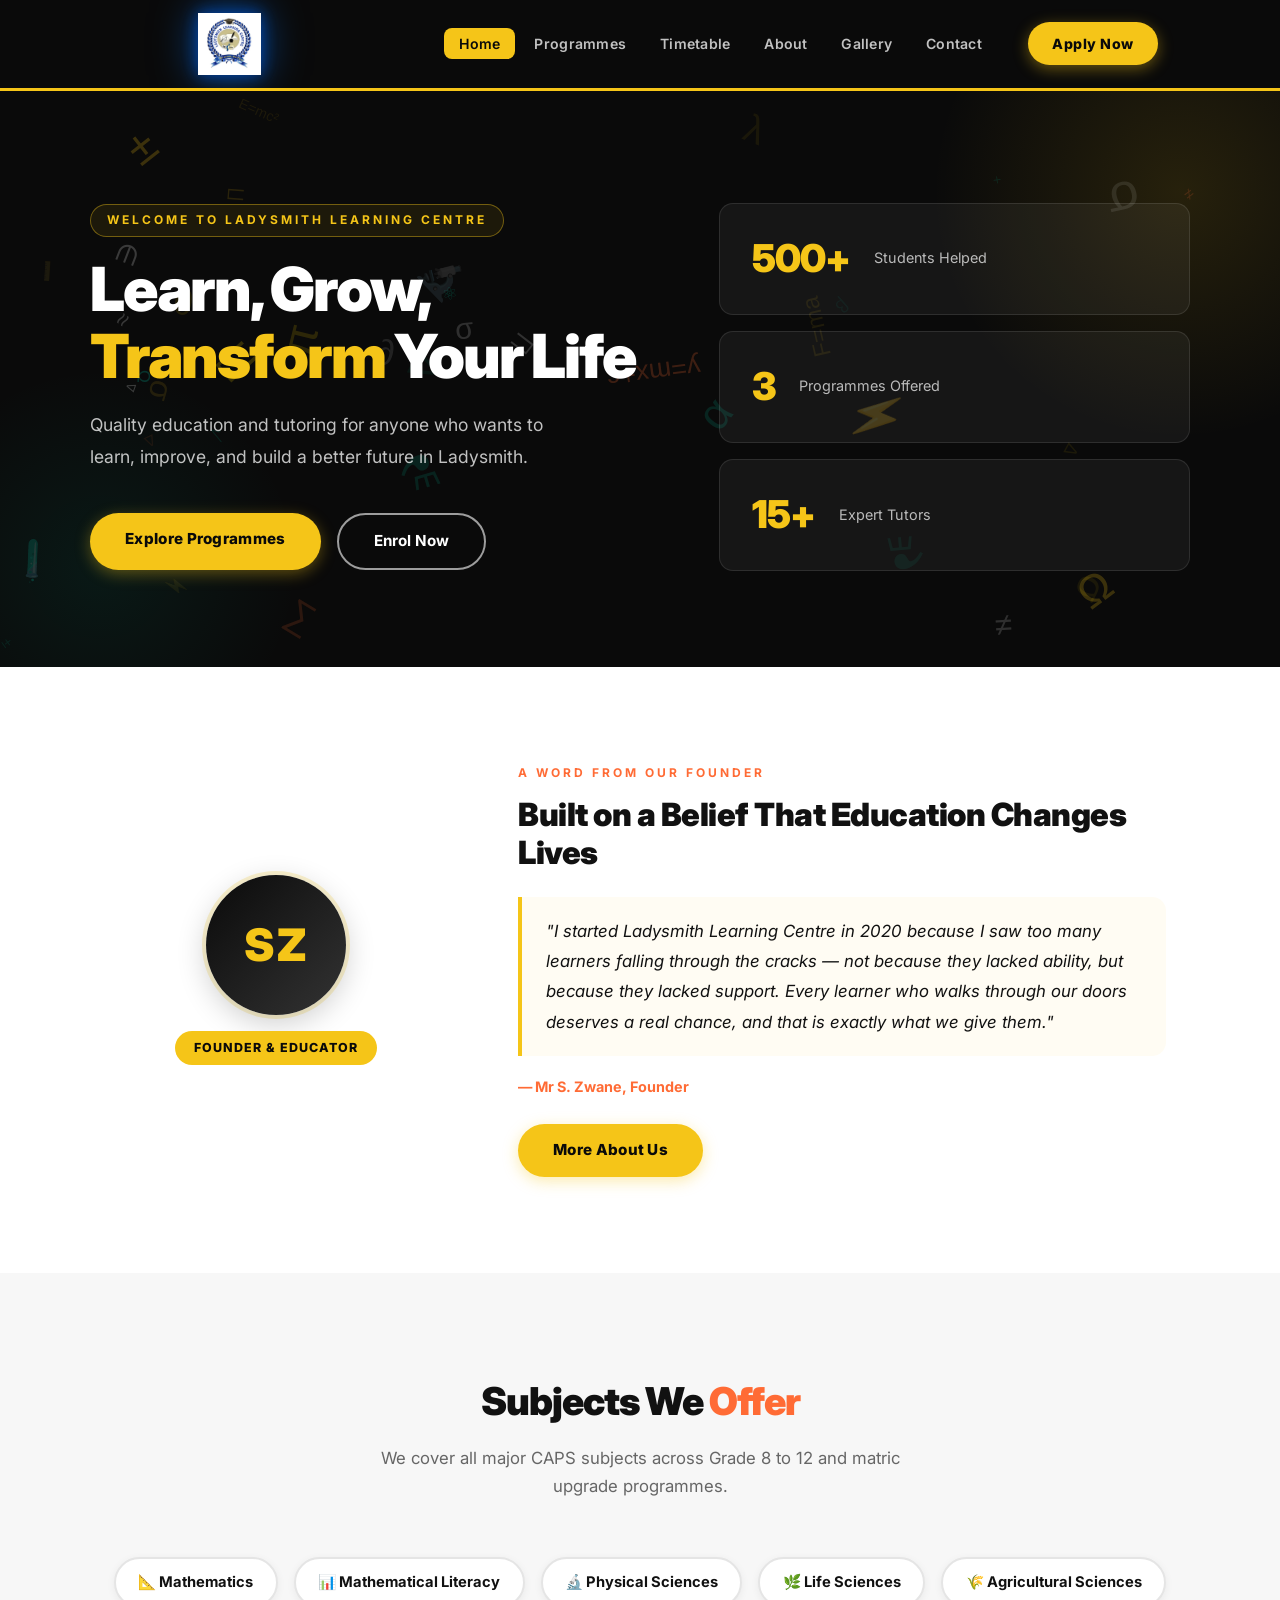
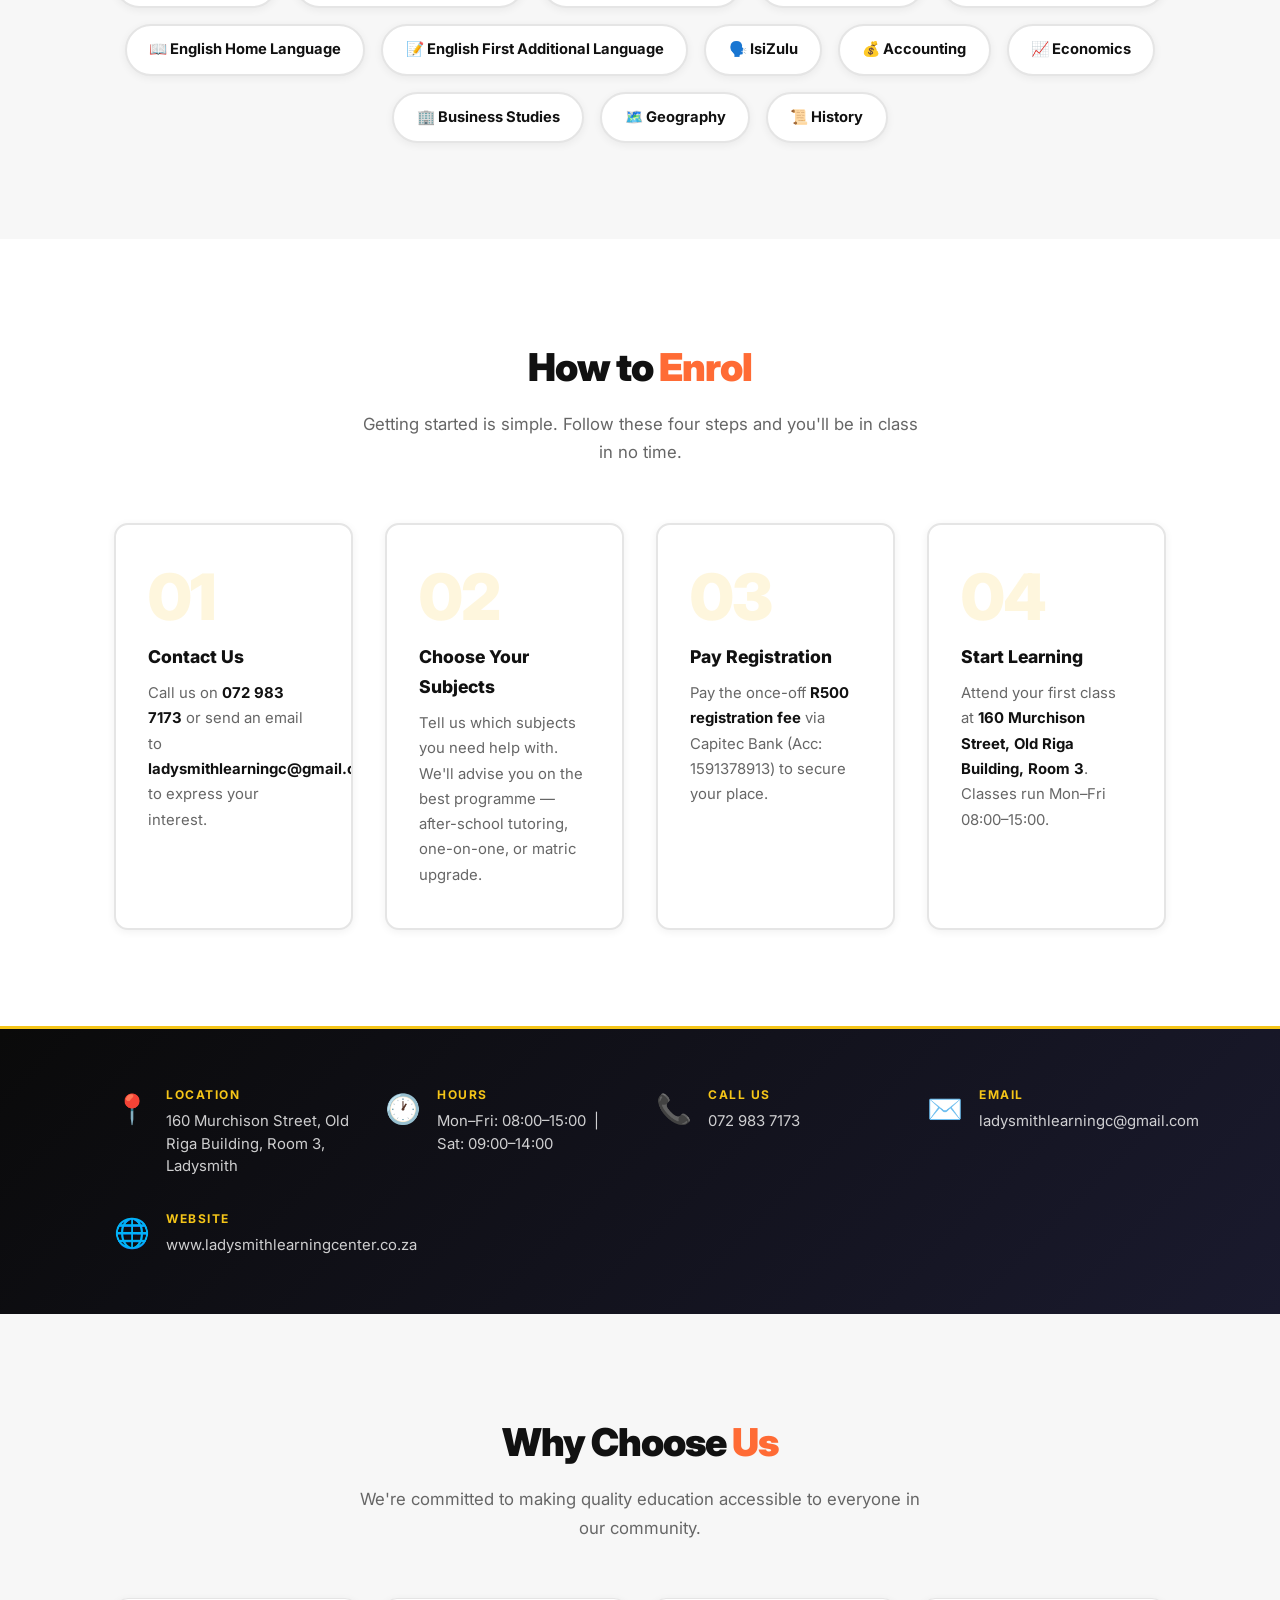
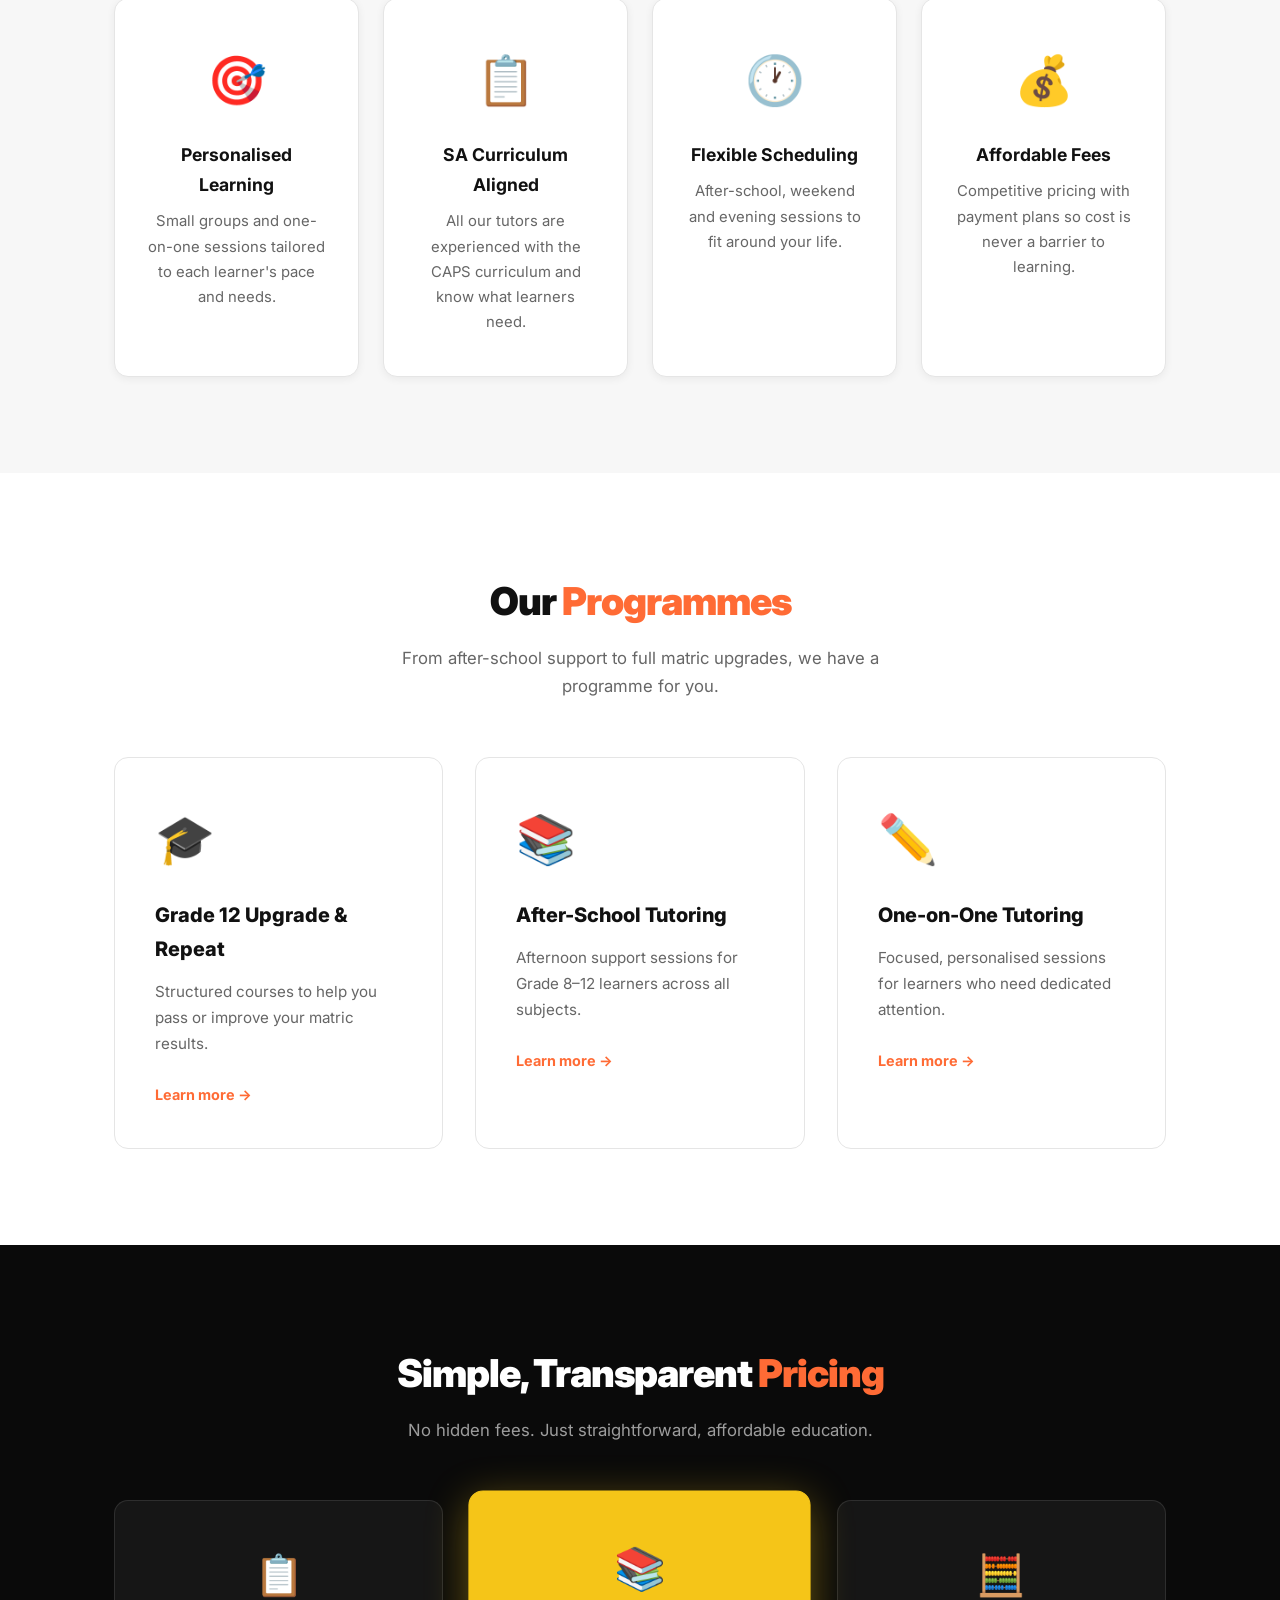
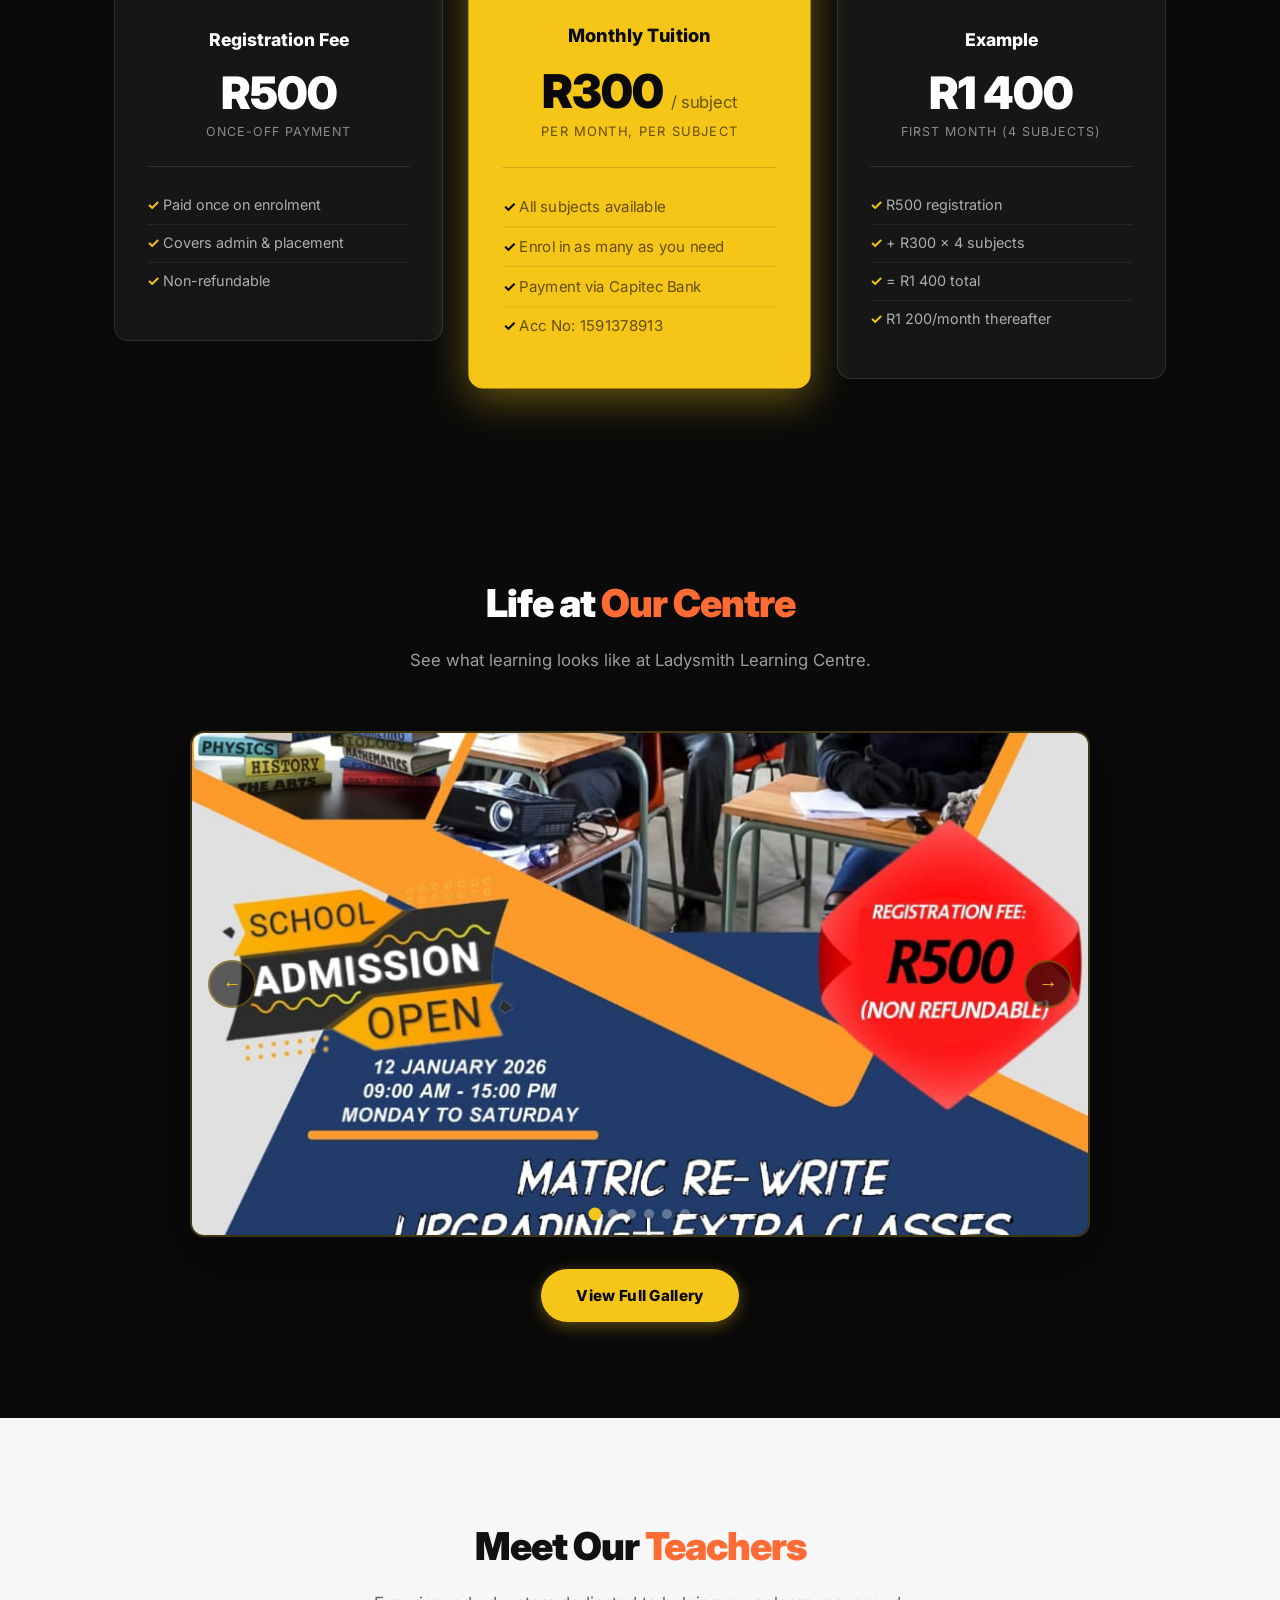
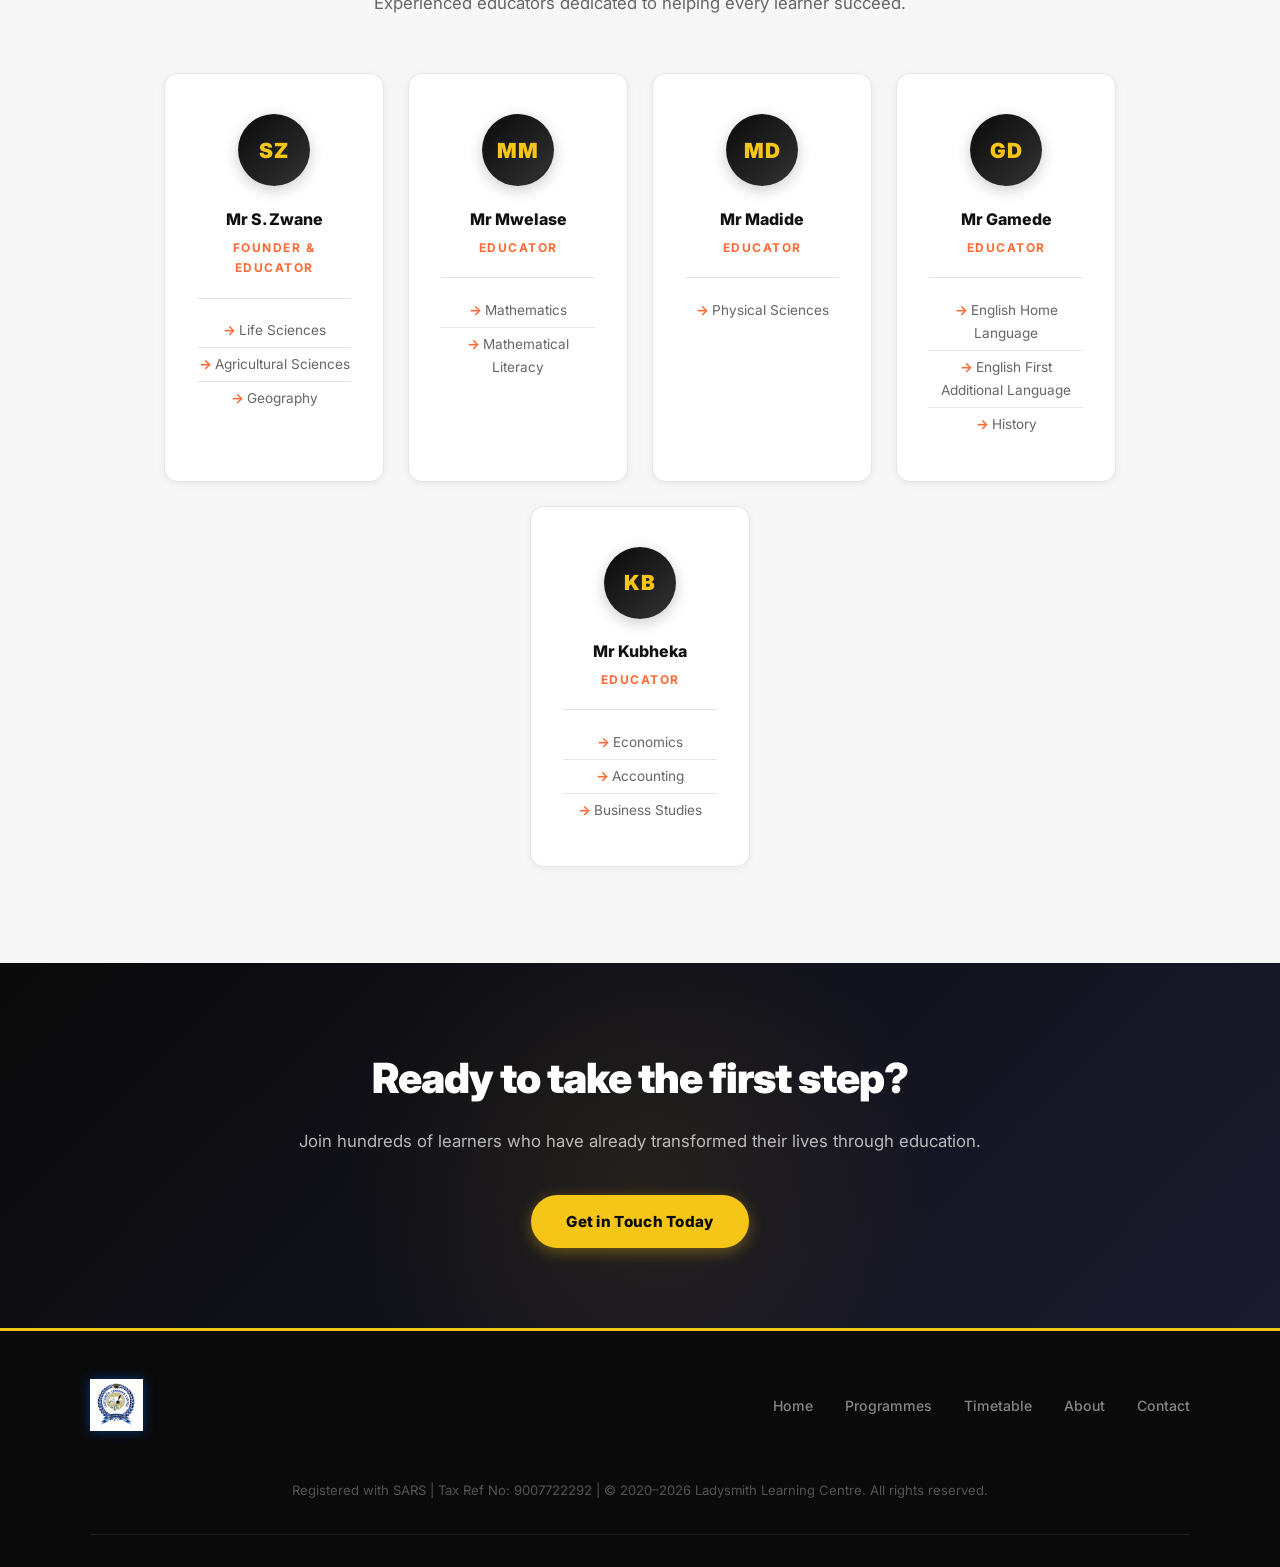
<file: index.html>
<!DOCTYPE html>
<html lang="en">
<head>
  <meta charset="UTF-8" />
  <meta name="viewport" content="width=device-width, initial-scale=1.0" />
  <title>Ladysmith Learning Centre</title>
  <link rel="stylesheet" href="styles.css" />
</head>
<body>

  <header>
    <nav class="navbar">
      <a href="index.html" class="logo">
        <img src="logo.png" alt="Ladysmith Learning Centre" class="logo-img" />
      </a>
      <ul class="nav-links">
        <li><a href="index.html" class="active">Home</a></li>
        <li><a href="programmes.html">Programmes</a></li>
        <li><a href="timetable.html">Timetable</a></li>
        <li><a href="about.html">About</a></li>
        <li><a href="gallery.html">Gallery</a></li>
        <li><a href="contact.html">Contact</a></li>
      </ul>
      <a href="apply.html" class="enroll-btn">Apply Now</a>
      <button class="menu-toggle" aria-label="Toggle menu" onclick="toggleMenu()">&#9776;</button>
    </nav>
    <ul class="mobile-menu" id="mobileMenu">
      <li><a href="index.html" onclick="toggleMenu()">Home</a></li>
      <li><a href="programmes.html" onclick="toggleMenu()">Programmes</a></li>
      <li><a href="timetable.html" onclick="toggleMenu()">Timetable</a></li>
      <li><a href="about.html" onclick="toggleMenu()">About</a></li>
      <li><a href="gallery.html" onclick="toggleMenu()">Gallery</a></li>
      <li><a href="contact.html" onclick="toggleMenu()">Contact</a></li>
      <li><a href="apply.html" onclick="toggleMenu()" class="mobile-enrol">Apply Now</a></li>
    </ul>
  </header>

  <!-- Hero -->
  <section class="hero">
    <canvas id="heroCanvas"></canvas>
    <div class="hero-inner">
      <div class="hero-content">
        <span class="hero-tag">Welcome to Ladysmith Learning Centre</span>
        <h1>Learn, Grow,<br /><em>Transform</em> Your Life</h1>
        <p class="hero-sub">Quality education and tutoring for anyone who wants to learn, improve, and build a better future in Ladysmith.</p>
        <div class="hero-buttons">
          <a href="programmes.html" class="btn-primary">Explore Programmes</a>
          <a href="contact.html" class="btn-outline">Enrol Now</a>
        </div>
      </div>
      <div class="hero-stats">
        <div class="stat-card">
          <span class="stat-num">500+</span>
          <span class="stat-label">Students Helped</span>
        </div>
        <div class="stat-card">
          <span class="stat-num">3</span>
          <span class="stat-label">Programmes Offered</span>
        </div>
        <div class="stat-card">
          <span class="stat-num">15+</span>
          <span class="stat-label">Expert Tutors</span>
        </div>
      </div>
    </div>
  </section>

  <!-- Founder's Message -->
  <section class="founder-section">
    <div class="container founder-grid fade-up">
      <div class="founder-img-box">
        <div class="founder-initials">SZ</div>
        <div class="founder-badge">Founder & Educator</div>
      </div>
      <div class="founder-text">
        <p class="section-tag">A Word From Our Founder</p>
        <h2>Built on a Belief That Education Changes Lives</h2>
        <blockquote>
          "I started Ladysmith Learning Centre in 2020 because I saw too many learners falling through the cracks — not because they lacked ability, but because they lacked support. Every learner who walks through our doors deserves a real chance, and that is exactly what we give them."
        </blockquote>
        <p class="founder-name">— Mr S. Zwane, Founder</p>
        <a href="about.html" class="btn-primary">More About Us</a>
      </div>
    </div>
  </section>

  <!-- Subjects We Offer -->
  <section class="subjects-section">
    <div class="container">
      <div class="section-header fade-up">
        <h2>Subjects We <span>Offer</span></h2>
        <p>We cover all major CAPS subjects across Grade 8 to 12 and matric upgrade programmes.</p>
      </div>
      <div class="subjects-grid fade-up">
        <div class="subject-pill">📐 Mathematics</div>
        <div class="subject-pill">📊 Mathematical Literacy</div>
        <div class="subject-pill">🔬 Physical Sciences</div>
        <div class="subject-pill">🌿 Life Sciences</div>
        <div class="subject-pill">🌾 Agricultural Sciences</div>
        <div class="subject-pill">📖 English Home Language</div>
        <div class="subject-pill">📝 English First Additional Language</div>
        <div class="subject-pill">🗣️ IsiZulu</div>
        <div class="subject-pill">💰 Accounting</div>
        <div class="subject-pill">📈 Economics</div>
        <div class="subject-pill">🏢 Business Studies</div>
        <div class="subject-pill">🗺️ Geography</div>
        <div class="subject-pill">📜 History</div>
      </div>
    </div>
  </section>

  <!-- How It Works -->
  <section class="how-it-works">
    <div class="container">
      <div class="section-header fade-up">
        <h2>How to <span>Enrol</span></h2>
        <p>Getting started is simple. Follow these four steps and you'll be in class in no time.</p>
      </div>
      <div class="steps-grid">
        <div class="step fade-up">
          <div class="step-num">01</div>
          <h3>Contact Us</h3>
          <p>Call us on <strong>072 983 7173</strong> or send an email to <strong>ladysmithlearningc@gmail.com</strong> to express your interest.</p>
        </div>
        <div class="step fade-up">
          <div class="step-num">02</div>
          <h3>Choose Your Subjects</h3>
          <p>Tell us which subjects you need help with. We'll advise you on the best programme — after-school tutoring, one-on-one, or matric upgrade.</p>
        </div>
        <div class="step fade-up">
          <div class="step-num">03</div>
          <h3>Pay Registration</h3>
          <p>Pay the once-off <strong>R500 registration fee</strong> via Capitec Bank (Acc: 1591378913) to secure your place.</p>
        </div>
        <div class="step fade-up">
          <div class="step-num">04</div>
          <h3>Start Learning</h3>
          <p>Attend your first class at <strong>160 Murchison Street, Old Riga Building, Room 3</strong>. Classes run Mon–Fri 08:00–15:00.</p>
        </div>
      </div>
    </div>
  </section>

  <!-- Quick Info Strip -->
  <section class="info-strip">
    <div class="container info-strip-grid">
      <div class="info-strip-item fade-up">
        <span class="info-strip-icon">📍</span>
        <div>
          <strong>Location</strong>
          <p>160 Murchison Street, Old Riga Building, Room 3, Ladysmith</p>
        </div>
      </div>
      <div class="info-strip-item fade-up">
        <span class="info-strip-icon">🕐</span>
        <div>
          <strong>Hours</strong>
          <p>Mon–Fri: 08:00–15:00 &nbsp;|&nbsp; Sat: 09:00–14:00</p>
        </div>
      </div>
      <div class="info-strip-item fade-up">
        <span class="info-strip-icon">📞</span>
        <div>
          <strong>Call Us</strong>
          <p>072 983 7173</p>
        </div>
      </div>
      <div class="info-strip-item fade-up">
        <span class="info-strip-icon">✉️</span>
        <div>
          <strong>Email</strong>
          <p>ladysmithlearningc@gmail.com</p>
        </div>
      </div>
      <div class="info-strip-item fade-up">
        <span class="info-strip-icon">🌐</span>
        <div>
          <strong>Website</strong>
          <p>www.ladysmithlearningcenter.co.za</p>
        </div>
      </div>
    </div>
  </section>
  <section class="why-us">
    <div class="container">
      <div class="section-header fade-up">
        <h2>Why Choose <span>Us</span></h2>
        <p>We're committed to making quality education accessible to everyone in our community.</p>
      </div>
      <div class="features-grid">
        <div class="feature fade-up">
          <span class="feature-icon">🎯</span>
          <h3>Personalised Learning</h3>
          <p>Small groups and one-on-one sessions tailored to each learner's pace and needs.</p>
        </div>
        <div class="feature fade-up">
          <span class="feature-icon">📋</span>
          <h3>SA Curriculum Aligned</h3>
          <p>All our tutors are experienced with the CAPS curriculum and know what learners need.</p>
        </div>
        <div class="feature fade-up">
          <span class="feature-icon">🕐</span>
          <h3>Flexible Scheduling</h3>
          <p>After-school, weekend and evening sessions to fit around your life.</p>
        </div>
        <div class="feature fade-up">
          <span class="feature-icon">💰</span>
          <h3>Affordable Fees</h3>
          <p>Competitive pricing with payment plans so cost is never a barrier to learning.</p>
        </div>
      </div>
    </div>
  </section>

  <!-- Programmes Preview -->
  <section class="programmes-preview">
    <div class="container">
      <div class="section-header fade-up">
        <h2>Our <span>Programmes</span></h2>
        <p>From after-school support to full matric upgrades, we have a programme for you.</p>
      </div>
      <div class="preview-grid">
        <div class="preview-card fade-up">
          <span class="preview-icon">🎓</span>
          <h3>Grade 12 Upgrade & Repeat</h3>
          <p>Structured courses to help you pass or improve your matric results.</p>
          <a href="programmes.html" class="card-link">Learn more →</a>
        </div>
        <div class="preview-card fade-up">
          <span class="preview-icon">📚</span>
          <h3>After-School Tutoring</h3>
          <p>Afternoon support sessions for Grade 8–12 learners across all subjects.</p>
          <a href="programmes.html" class="card-link">Learn more →</a>
        </div>
        <div class="preview-card fade-up">
          <span class="preview-icon">✏️</span>
          <h3>One-on-One Tutoring</h3>
          <p>Focused, personalised sessions for learners who need dedicated attention.</p>
          <a href="programmes.html" class="card-link">Learn more →</a>
        </div>
      </div>
    </div>
  </section>

  <!-- Pricing -->
  <section class="pricing">
    <div class="container">
      <div class="section-header fade-up">
        <h2>Simple, Transparent <span>Pricing</span></h2>
        <p>No hidden fees. Just straightforward, affordable education.</p>
      </div>
      <div class="pricing-grid fade-up">
        <div class="pricing-card">
          <div class="pricing-icon">📋</div>
          <h3>Registration Fee</h3>
          <div class="price">R500</div>
          <p class="price-note">Once-off payment</p>
          <ul class="price-list">
            <li>Paid once on enrolment</li>
            <li>Covers admin & placement</li>
            <li>Non-refundable</li>
          </ul>
        </div>
        <div class="pricing-card featured-price">
          <div class="pricing-icon">📚</div>
          <h3>Monthly Tuition</h3>
          <div class="price">R300 <span>/ subject</span></div>
          <p class="price-note">Per month, per subject</p>
          <ul class="price-list">
            <li>All subjects available</li>
            <li>Enrol in as many as you need</li>
            <li>Payment via Capitec Bank</li>
            <li>Acc No: 1591378913</li>
          </ul>
        </div>
        <div class="pricing-card">
          <div class="pricing-icon">🧮</div>
          <h3>Example</h3>
          <div class="price">R1 400</div>
          <p class="price-note">First month (4 subjects)</p>
          <ul class="price-list">
            <li>R500 registration</li>
            <li>+ R300 × 4 subjects</li>
            <li>= R1 400 total</li>
            <li>R1 200/month thereafter</li>
          </ul>
        </div>
      </div>
    </div>
  </section>

  <!-- Slideshow -->
  <section class="slideshow-section">
    <div class="section-header fade-up">
      <h2>Life at <span>Our Centre</span></h2>
      <p>See what learning looks like at Ladysmith Learning Centre.</p>
    </div>
    <div class="slideshow" id="slideshow">
      <div class="slide active"><img src="PHOTOS/IMG-20260324-WA0015.jpg" alt="Ladysmith Learning Centre" /></div>
      <div class="slide"><img src="PHOTOS/IMG-20260324-WA0016.jpg" alt="Ladysmith Learning Centre" /></div>
      <div class="slide"><img src="PHOTOS/IMG-20260324-WA0017.jpg" alt="Ladysmith Learning Centre" /></div>
      <div class="slide"><img src="PHOTOS/IMG-20260324-WA0018.jpg" alt="Ladysmith Learning Centre" /></div>
      <div class="slide"><img src="PHOTOS/IMG-20260324-WA0019.jpg" alt="Ladysmith Learning Centre" /></div>
      <div class="slide"><img src="PHOTOS/IMG-20260324-WA0020.jpg" alt="Ladysmith Learning Centre" /></div>
      <button class="ss-prev" onclick="moveSlide(-1)">&#8592;</button>
      <button class="ss-next" onclick="moveSlide(1)">&#8594;</button>
      <div class="ss-dots" id="ssDots"></div>
    </div>
    <div class="slideshow-cta fade-up">
      <a href="gallery.html" class="btn-primary">View Full Gallery</a>
    </div>
  </section>

  <!-- Team -->
  <section class="team">
    <div class="container">
      <div class="section-header fade-up">
        <h2>Meet Our <span>Teachers</span></h2>
        <p>Experienced educators dedicated to helping every learner succeed.</p>
      </div>
      <div class="team-grid">
        <div class="team-card fade-up">
          <div class="team-avatar">SZ</div>
          <h3>Mr S. Zwane</h3>
          <p class="team-role">Founder & Educator</p>
          <ul class="team-subjects">
            <li>Life Sciences</li>
            <li>Agricultural Sciences</li>
            <li>Geography</li>
          </ul>
        </div>
        <div class="team-card fade-up">
          <div class="team-avatar">MM</div>
          <h3>Mr Mwelase</h3>
          <p class="team-role">Educator</p>
          <ul class="team-subjects">
            <li>Mathematics</li>
            <li>Mathematical Literacy</li>
          </ul>
        </div>
        <div class="team-card fade-up">
          <div class="team-avatar">MD</div>
          <h3>Mr Madide</h3>
          <p class="team-role">Educator</p>
          <ul class="team-subjects">
            <li>Physical Sciences</li>
          </ul>
        </div>
        <div class="team-card fade-up">
          <div class="team-avatar">GD</div>
          <h3>Mr Gamede</h3>
          <p class="team-role">Educator</p>
          <ul class="team-subjects">
            <li>English Home Language</li>
            <li>English First Additional Language</li>
            <li>History</li>
          </ul>
        </div>
        <div class="team-card fade-up">
          <div class="team-avatar">KB</div>
          <h3>Mr Kubheka</h3>
          <p class="team-role">Educator</p>
          <ul class="team-subjects">
            <li>Economics</li>
            <li>Accounting</li>
            <li>Business Studies</li>
          </ul>
        </div>
      </div>
    </div>
  </section>
  

  <!-- CTA -->
  <section class="cta">
    <div class="container cta-inner fade-up">
      <h2>Ready to take the first step?</h2>
      <p>Join hundreds of learners who have already transformed their lives through education.</p>
      <a href="contact.html" class="btn-primary">Get in Touch Today</a>
    </div>
  </section>

  <footer>
    <div class="footer-inner">
      <div class="footer-brand">
        <img src="logo.png" alt="Ladysmith Learning Centre" class="logo-img footer-logo" />
      </div>
      <ul class="footer-links">
        <li><a href="index.html">Home</a></li>
        <li><a href="programmes.html">Programmes</a></li>
        <li><a href="timetable.html">Timetable</a></li>
        <li><a href="about.html">About</a></li>
        <li><a href="contact.html">Contact</a></li>
      </ul>
      <p class="footer-copy">Registered with SARS | Tax Ref No: 9007722292 | © 2020–2026 Ladysmith Learning Centre. All rights reserved.</p>
    </div>
  </footer>

  <script src="script.js"></script>
</body>
</html>
</file>
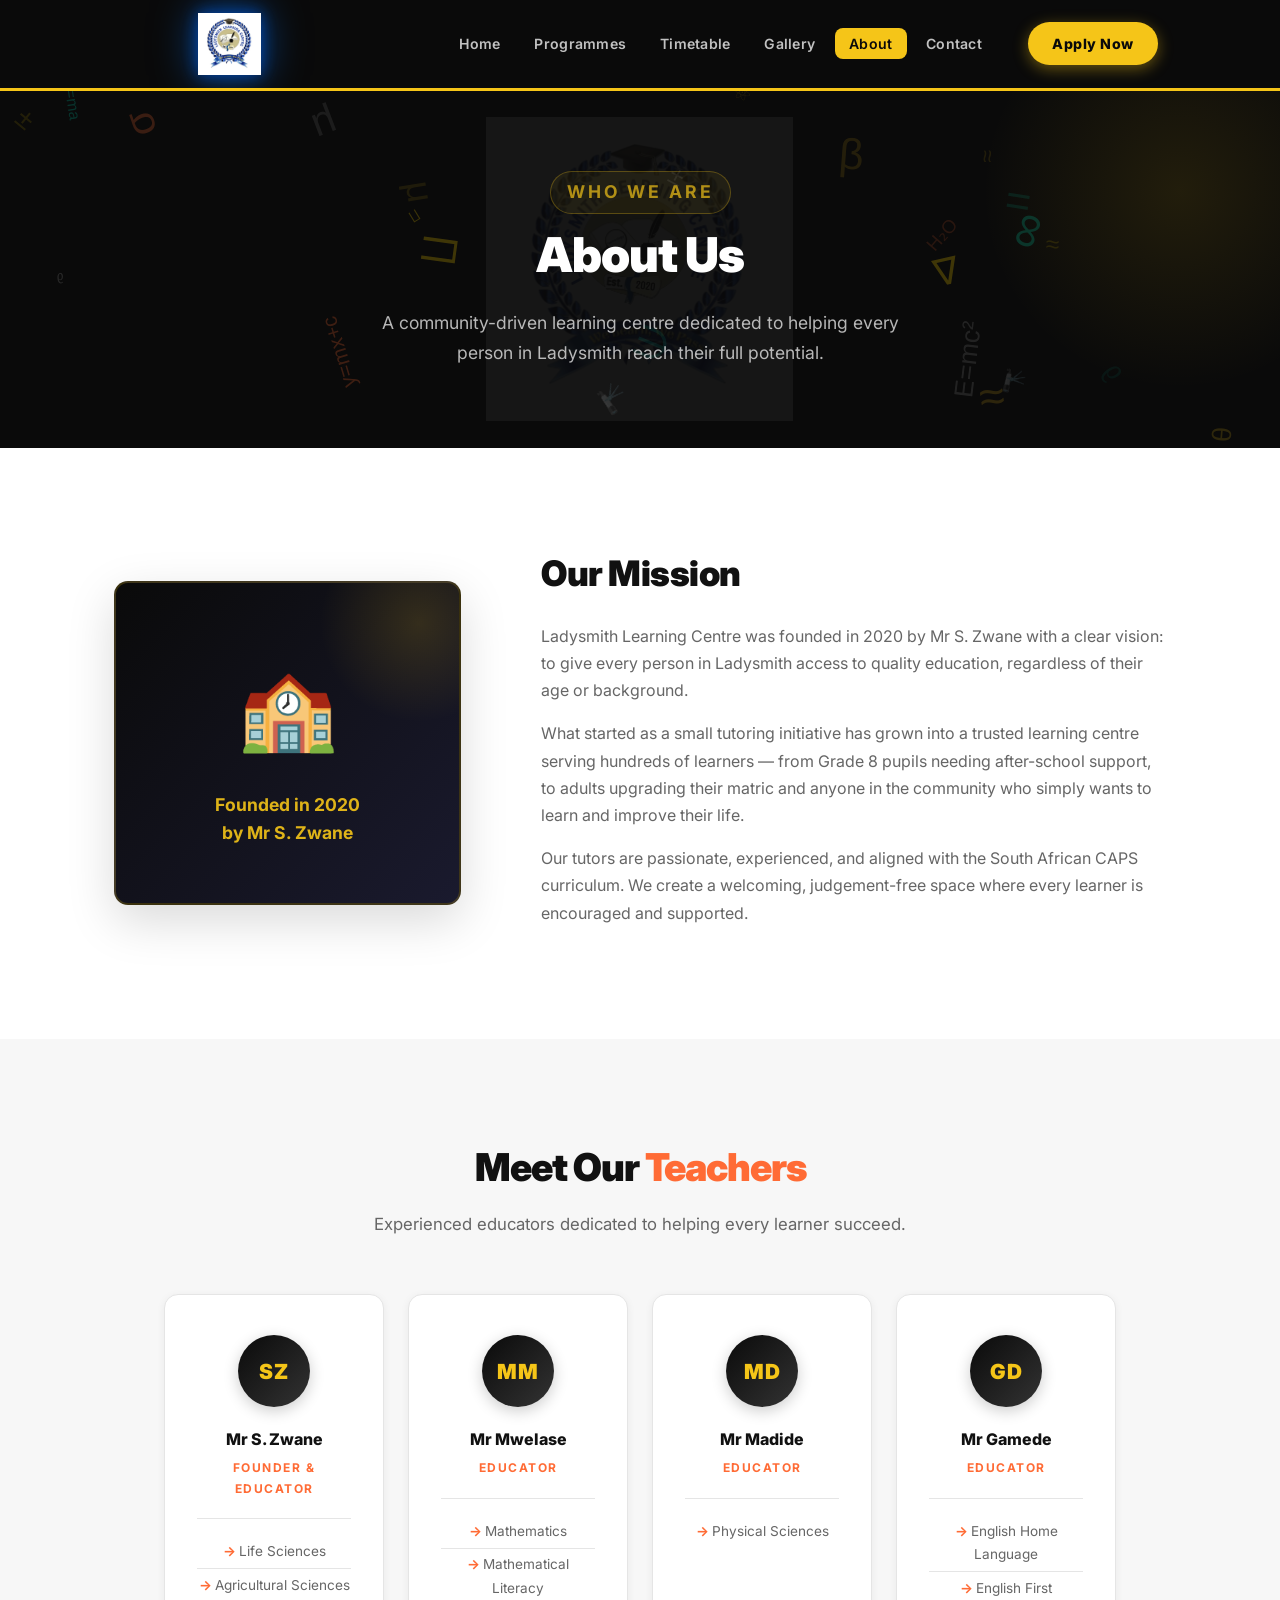
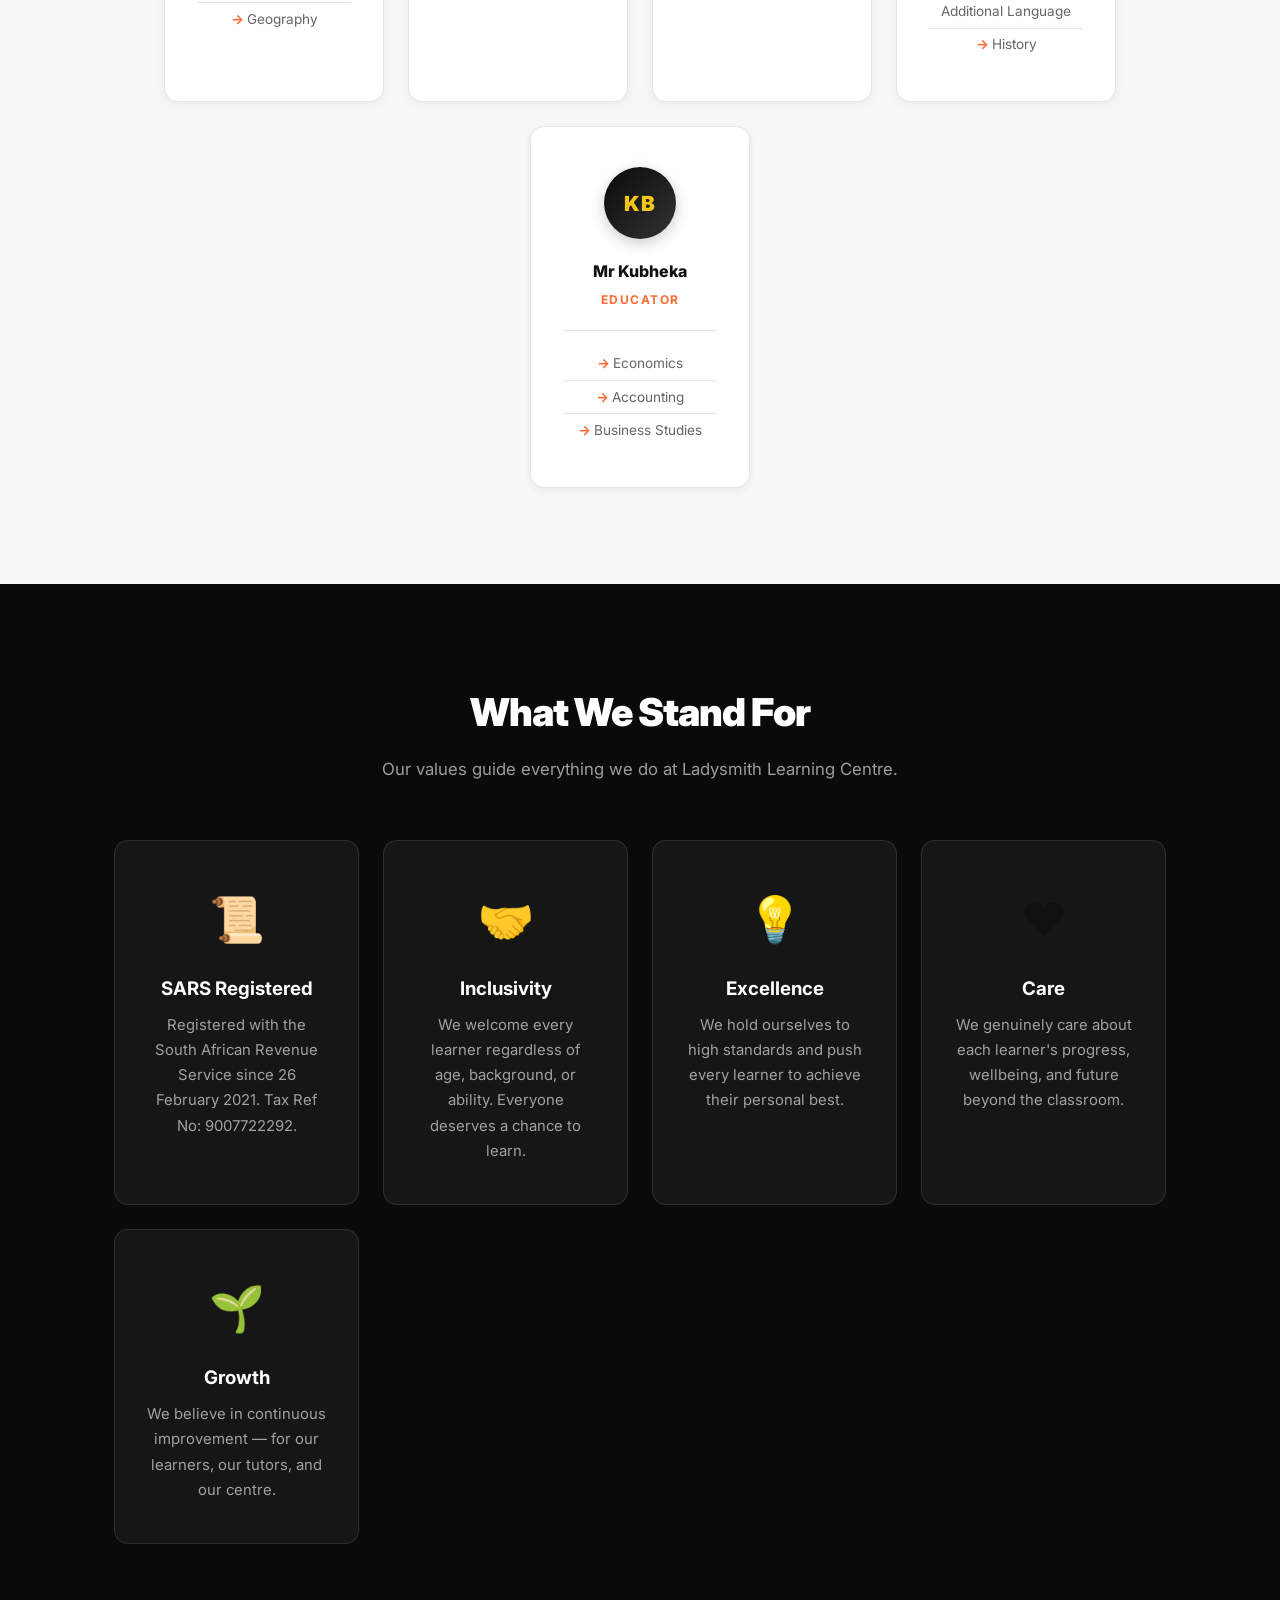
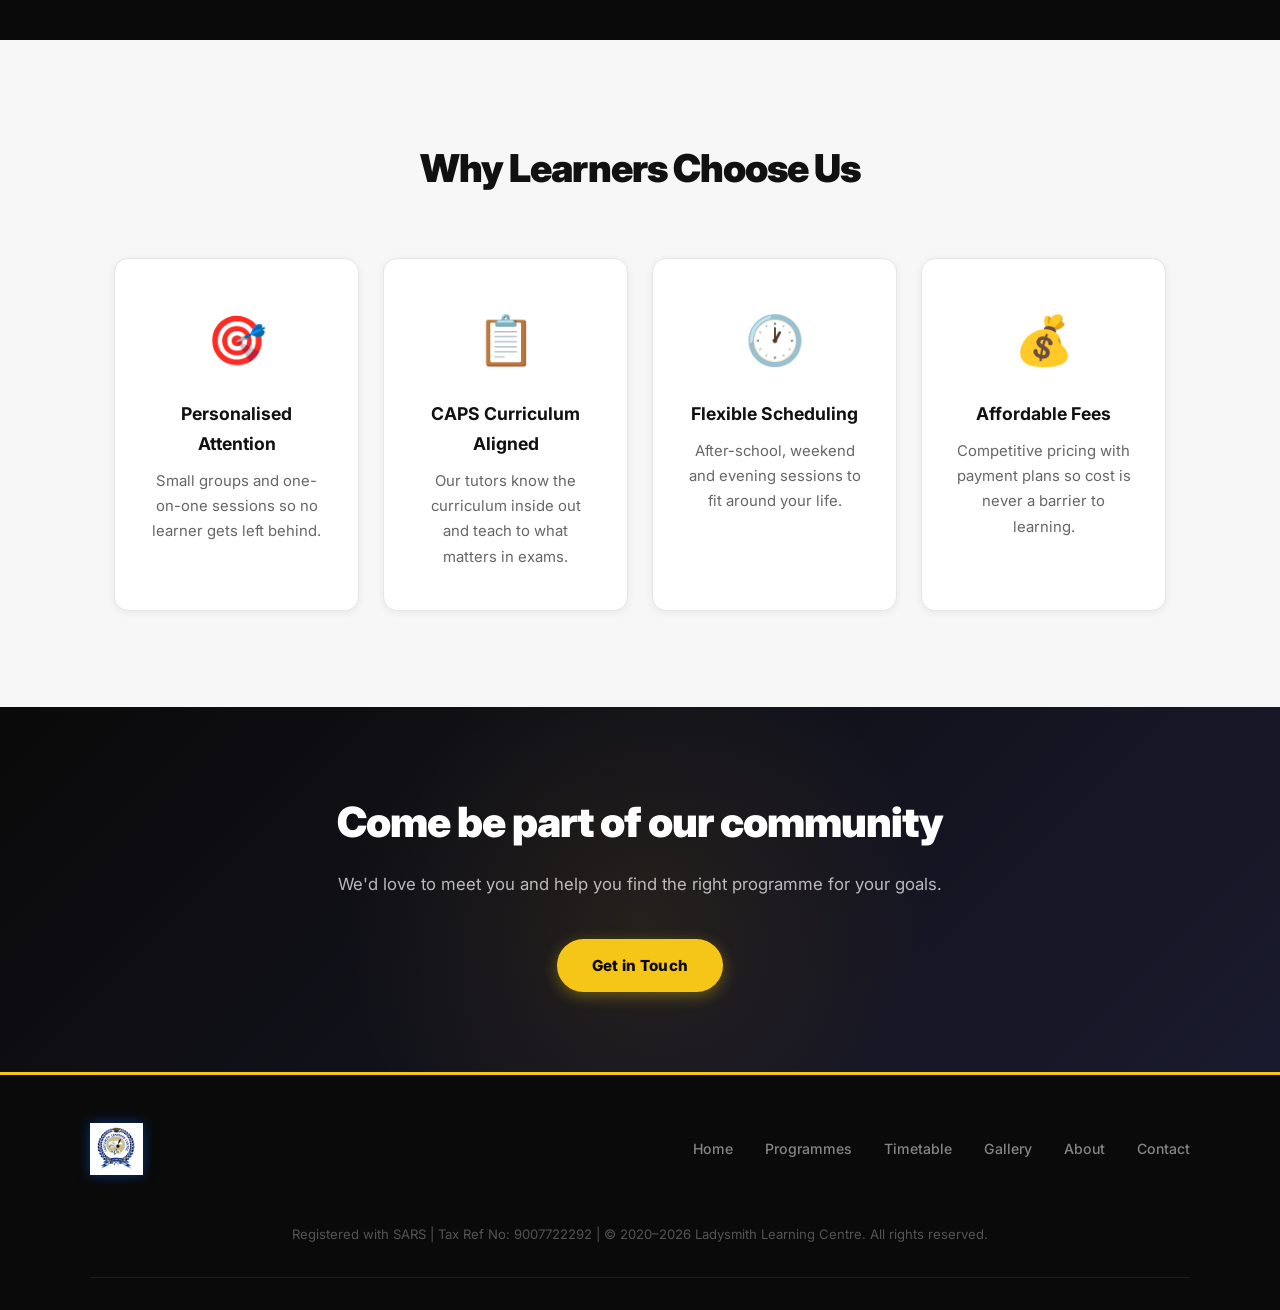
<file: about.html>
<!DOCTYPE html>
<html lang="en">
<head>
  <meta charset="UTF-8" />
  <meta name="viewport" content="width=device-width, initial-scale=1.0" />
  <title>About | Ladysmith Learning Centre</title>
  <link rel="stylesheet" href="styles.css" />
</head>
<body>

  <header>
    <nav class="navbar">
      <a href="index.html" class="logo">
        <img src="logo.png" alt="Ladysmith Learning Centre" class="logo-img" />
      </a>
      <ul class="nav-links">
        <li><a href="index.html">Home</a></li>
        <li><a href="programmes.html">Programmes</a></li>
        <li><a href="timetable.html">Timetable</a></li>
        <li><a href="gallery.html">Gallery</a></li>
        <li><a href="about.html" class="active">About</a></li>
        <li><a href="contact.html">Contact</a></li>
      </ul>
      <a href="apply.html" class="enroll-btn">Apply Now</a>
      <button class="menu-toggle" aria-label="Toggle menu" onclick="toggleMenu()">&#9776;</button>
    </nav>
    <ul class="mobile-menu" id="mobileMenu">
      <li><a href="index.html" onclick="toggleMenu()">Home</a></li>
      <li><a href="programmes.html" onclick="toggleMenu()">Programmes</a></li>
      <li><a href="timetable.html" onclick="toggleMenu()">Timetable</a></li>
      <li><a href="gallery.html" onclick="toggleMenu()">Gallery</a></li>
      <li><a href="about.html" onclick="toggleMenu()">About</a></li>
      <li><a href="contact.html" onclick="toggleMenu()">Contact</a></li>
      <li><a href="apply.html" onclick="toggleMenu()" class="mobile-enrol">Apply Now</a></li>
    </ul>
  </header>

  <!-- Page Hero -->
  <section class="page-hero">
    <canvas id="heroCanvas"></canvas>
    <div class="container">
      <p class="hero-tag">Who We Are</p>
      <h1>About Us</h1>
      <p>A community-driven learning centre dedicated to helping every person in Ladysmith reach their full potential.</p>
    </div>
  </section>

  <!-- Mission -->
  <section class="about-mission">
    <div class="container about-grid fade-up">
      <div class="about-visual-box">
        <span>🏫</span>
        <p>Founded in 2020<br />by Mr S. Zwane</p>
      </div>
      <div class="about-text">
        <h2>Our Mission</h2>
        <p>Ladysmith Learning Centre was founded in 2020 by Mr S. Zwane with a clear vision: to give every person in Ladysmith access to quality education, regardless of their age or background.</p>
        <p>What started as a small tutoring initiative has grown into a trusted learning centre serving hundreds of learners — from Grade 8 pupils needing after-school support, to adults upgrading their matric and anyone in the community who simply wants to learn and improve their life.</p>
        <p>Our tutors are passionate, experienced, and aligned with the South African CAPS curriculum. We create a welcoming, judgement-free space where every learner is encouraged and supported.</p>
      </div>
    </div>
  </section>

  <!-- Team -->
  <section class="team">
    <div class="container">
      <div class="section-header">
        <h2>Meet Our <span>Teachers</span></h2>
        <p>Experienced educators dedicated to helping every learner succeed.</p>
      </div>
      <div class="team-grid">
        <div class="team-card fade-up">
          <div class="team-avatar">SZ</div>
          <h3>Mr S. Zwane</h3>
          <p class="team-role">Founder & Educator</p>
          <ul class="team-subjects">
            <li>Life Sciences</li>
            <li>Agricultural Sciences</li>
            <li>Geography</li>
          </ul>
        </div>
        <div class="team-card fade-up">
          <div class="team-avatar">MM</div>
          <h3>Mr Mwelase</h3>
          <p class="team-role">Educator</p>
          <ul class="team-subjects">
            <li>Mathematics</li>
            <li>Mathematical Literacy</li>
          </ul>
        </div>
        <div class="team-card fade-up">
          <div class="team-avatar">MD</div>
          <h3>Mr Madide</h3>
          <p class="team-role">Educator</p>
          <ul class="team-subjects">
            <li>Physical Sciences</li>
          </ul>
        </div>
        <div class="team-card fade-up">
          <div class="team-avatar">GD</div>
          <h3>Mr Gamede</h3>
          <p class="team-role">Educator</p>
          <ul class="team-subjects">
            <li>English Home Language</li>
            <li>English First Additional Language</li>
            <li>History</li>
          </ul>
        </div>
        <div class="team-card fade-up">
          <div class="team-avatar">KB</div>
          <h3>Mr Kubheka</h3>
          <p class="team-role">Educator</p>
          <ul class="team-subjects">
            <li>Economics</li>
            <li>Accounting</li>
            <li>Business Studies</li>
          </ul>
        </div>
      </div>
    </div>
  </section>

  <!-- Values -->
  <section class="values">
    <div class="container">
      <div class="section-header">
        <h2>What We Stand For</h2>
        <p>Our values guide everything we do at Ladysmith Learning Centre.</p>
      </div>
      <div class="values-grid">
        <div class="value-card">
          <span class="value-icon">📜</span>
          <h3>SARS Registered</h3>
          <p>Registered with the South African Revenue Service since 26 February 2021. Tax Ref No: 9007722292.</p>
        </div>
        <div class="value-card">
          <span class="value-icon">🤝</span>
          <h3>Inclusivity</h3>
          <p>We welcome every learner regardless of age, background, or ability. Everyone deserves a chance to learn.</p>
        </div>
        <div class="value-card">
          <span class="value-icon">💡</span>
          <h3>Excellence</h3>
          <p>We hold ourselves to high standards and push every learner to achieve their personal best.</p>
        </div>
        <div class="value-card">
          <span class="value-icon">❤️</span>
          <h3>Care</h3>
          <p>We genuinely care about each learner's progress, wellbeing, and future beyond the classroom.</p>
        </div>
        <div class="value-card">
          <span class="value-icon">🌱</span>
          <h3>Growth</h3>
          <p>We believe in continuous improvement — for our learners, our tutors, and our centre.</p>
        </div>
      </div>
    </div>
  </section>

  <!-- Why Us -->
  <section class="why-us">
    <div class="container">
      <div class="section-header">
        <h2>Why Learners Choose Us</h2>
      </div>
      <div class="features-grid">
        <div class="feature">
          <span class="feature-icon">🎯</span>
          <h3>Personalised Attention</h3>
          <p>Small groups and one-on-one sessions so no learner gets left behind.</p>
        </div>
        <div class="feature">
          <span class="feature-icon">📋</span>
          <h3>CAPS Curriculum Aligned</h3>
          <p>Our tutors know the curriculum inside out and teach to what matters in exams.</p>
        </div>
        <div class="feature">
          <span class="feature-icon">🕐</span>
          <h3>Flexible Scheduling</h3>
          <p>After-school, weekend and evening sessions to fit around your life.</p>
        </div>
        <div class="feature">
          <span class="feature-icon">💰</span>
          <h3>Affordable Fees</h3>
          <p>Competitive pricing with payment plans so cost is never a barrier to learning.</p>
        </div>
      </div>
    </div>
  </section>

  <!-- CTA -->
  <section class="cta">
    <div class="container cta-inner">
      <h2>Come be part of our community</h2>
      <p>We'd love to meet you and help you find the right programme for your goals.</p>
      <a href="contact.html" class="btn-primary">Get in Touch</a>
    </div>
  </section>

  <footer>
    <div class="footer-inner">
      <div class="footer-brand">
        <img src="logo.png" alt="Ladysmith Learning Centre" class="logo-img footer-logo" />
      </div>
      <ul class="footer-links">
        <li><a href="index.html">Home</a></li>
        <li><a href="programmes.html">Programmes</a></li>
        <li><a href="timetable.html">Timetable</a></li>
        <li><a href="gallery.html">Gallery</a></li>
        <li><a href="about.html">About</a></li>
        <li><a href="contact.html">Contact</a></li>
      </ul>
      <p class="footer-copy">Registered with SARS | Tax Ref No: 9007722292 | © 2020–2026 Ladysmith Learning Centre. All rights reserved.</p>
    </div>
  </footer>

  <script src="script.js"></script>
</body>
</html>
</file>
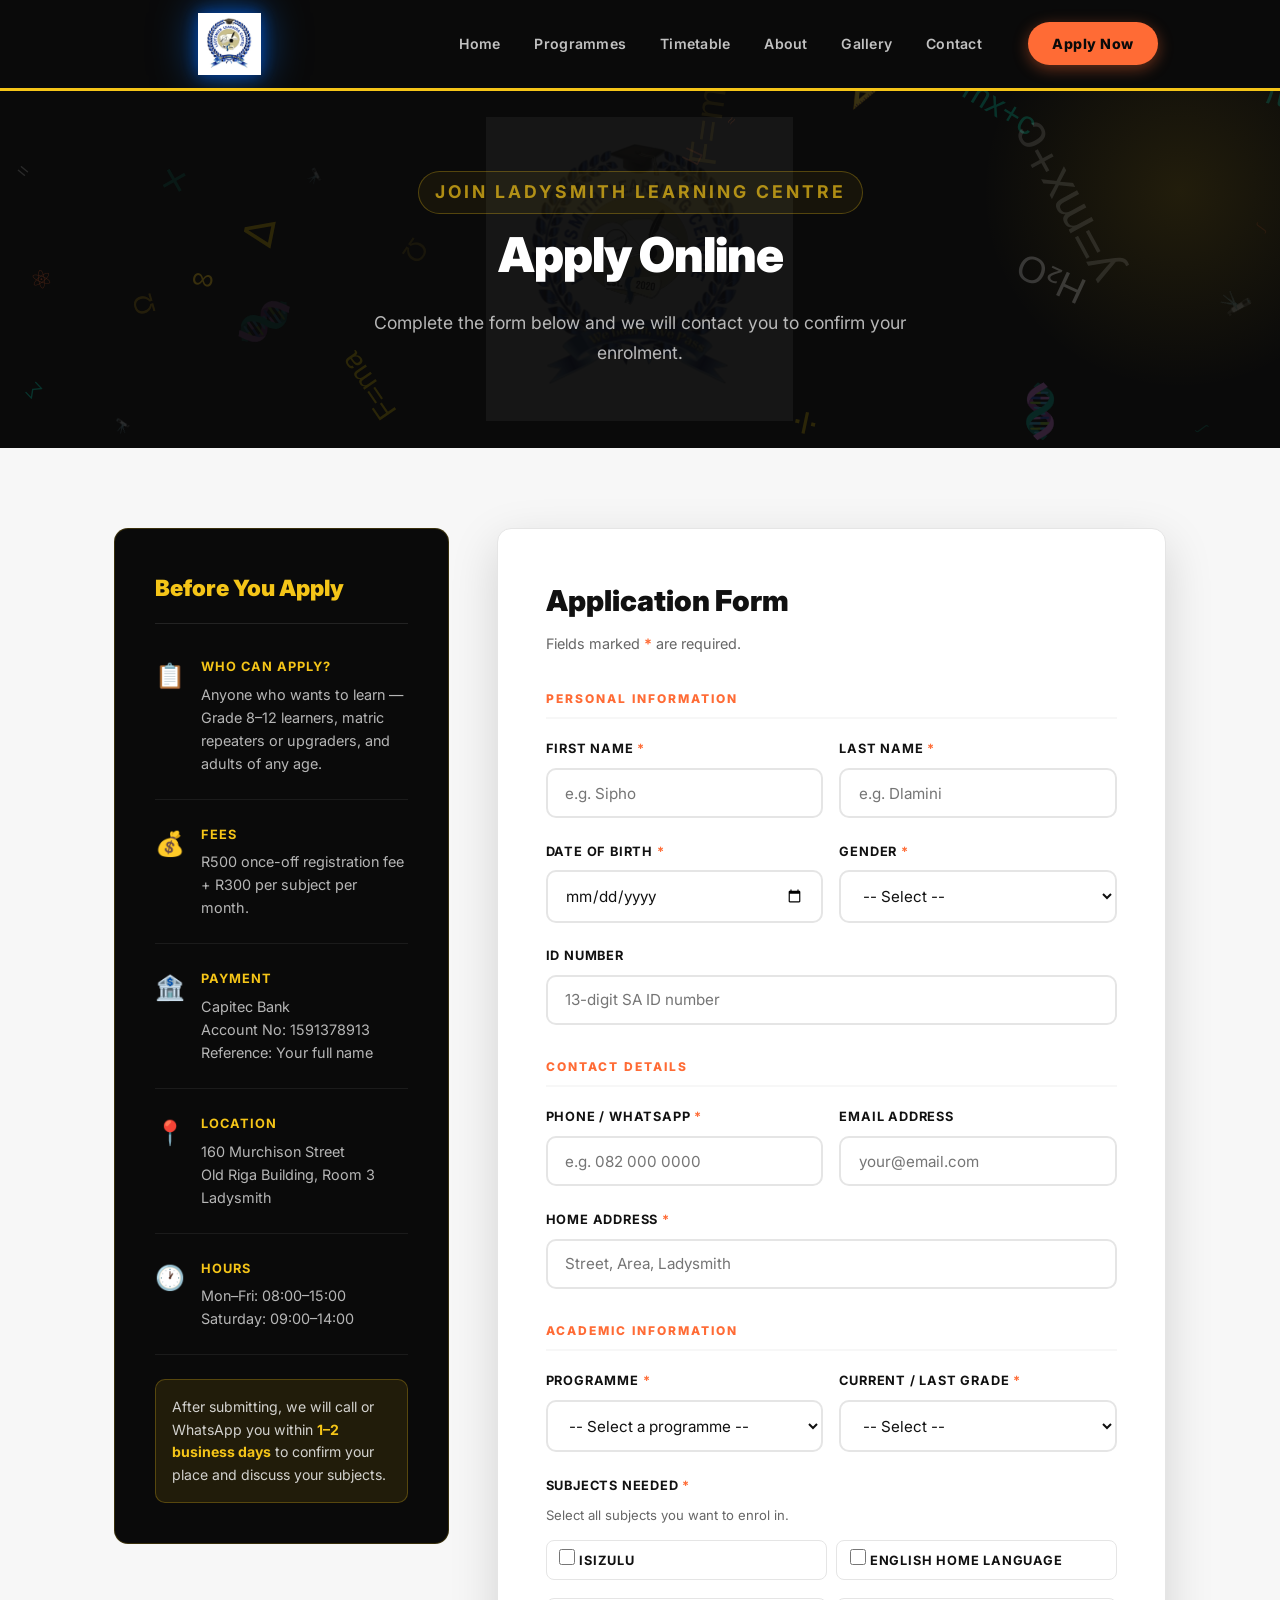
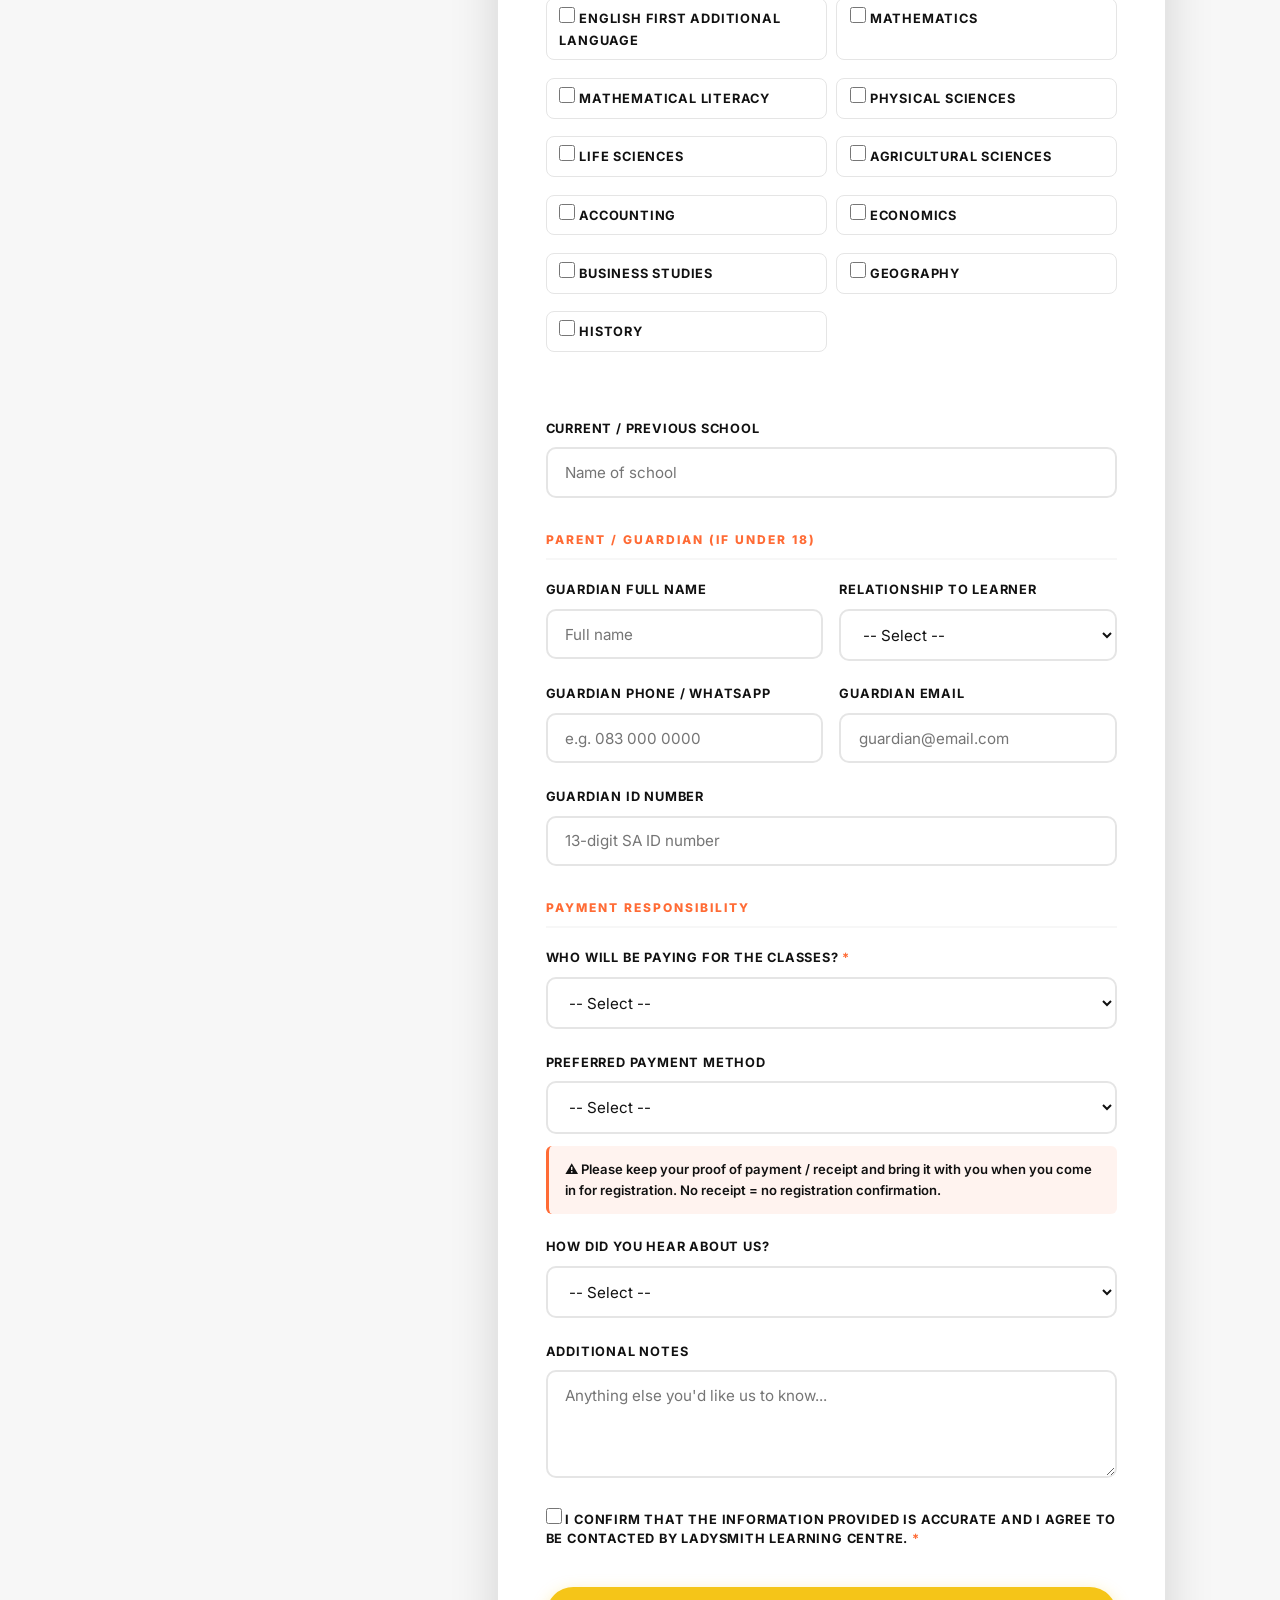
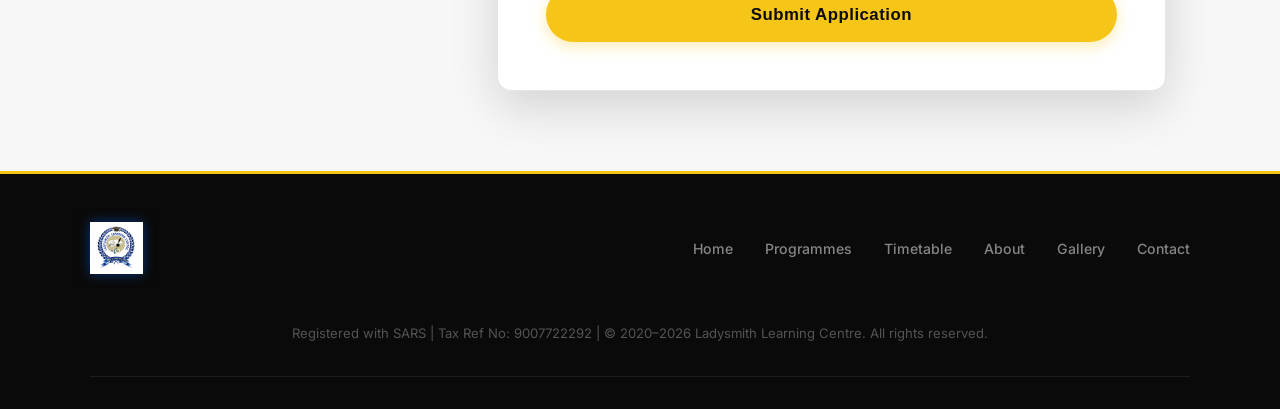
<file: apply.html>
<!DOCTYPE html>
<html lang="en">
<head>
  <meta charset="UTF-8" />
  <meta name="viewport" content="width=device-width, initial-scale=1.0" />
  <title>Apply Online | Ladysmith Learning Centre</title>
  <link rel="stylesheet" href="styles.css" />
</head>
<body>

  <header>
    <nav class="navbar">
      <a href="index.html" class="logo">
        <img src="logo.png" alt="Ladysmith Learning Centre" class="logo-img" />
      </a>
      <ul class="nav-links">
        <li><a href="index.html">Home</a></li>
        <li><a href="programmes.html">Programmes</a></li>
        <li><a href="timetable.html">Timetable</a></li>
        <li><a href="about.html">About</a></li>
        <li><a href="gallery.html">Gallery</a></li>
        <li><a href="contact.html">Contact</a></li>
      </ul>
      <a href="apply.html" class="enroll-btn active-btn">Apply Now</a>
      <button class="menu-toggle" aria-label="Toggle menu" onclick="toggleMenu()">&#9776;</button>
    </nav>
    <ul class="mobile-menu" id="mobileMenu">
      <li><a href="index.html" onclick="toggleMenu()">Home</a></li>
      <li><a href="programmes.html" onclick="toggleMenu()">Programmes</a></li>
      <li><a href="timetable.html" onclick="toggleMenu()">Timetable</a></li>
      <li><a href="about.html" onclick="toggleMenu()">About</a></li>
      <li><a href="gallery.html" onclick="toggleMenu()">Gallery</a></li>
      <li><a href="contact.html" onclick="toggleMenu()">Contact</a></li>
      <li><a href="apply.html" onclick="toggleMenu()">Apply Now</a></li>
    </ul>
  </header>

  <section class="page-hero">
    <canvas id="heroCanvas"></canvas>
    <div class="container">
      <p class="hero-tag">Join Ladysmith Learning Centre</p>
      <h1>Apply Online</h1>
      <p>Complete the form below and we will contact you to confirm your enrolment.</p>
    </div>
  </section>

  <section class="apply-section">
    <div class="container apply-wrapper">

      <!-- Side info -->
      <div class="apply-info">
        <h2>Before You Apply</h2>

        <div class="apply-info-block">
          <span class="apply-info-icon">📋</span>
          <div>
            <strong>Who Can Apply?</strong>
            <p>Anyone who wants to learn — Grade 8–12 learners, matric repeaters or upgraders, and adults of any age.</p>
          </div>
        </div>

        <div class="apply-info-block">
          <span class="apply-info-icon">💰</span>
          <div>
            <strong>Fees</strong>
            <p>R500 once-off registration fee + R300 per subject per month.</p>
          </div>
        </div>

        <div class="apply-info-block">
          <span class="apply-info-icon">🏦</span>
          <div>
            <strong>Payment</strong>
            <p>Capitec Bank<br />Account No: 1591378913<br />Reference: Your full name</p>
          </div>
        </div>

        <div class="apply-info-block">
          <span class="apply-info-icon">📍</span>
          <div>
            <strong>Location</strong>
            <p>160 Murchison Street<br />Old Riga Building, Room 3<br />Ladysmith</p>
          </div>
        </div>

        <div class="apply-info-block">
          <span class="apply-info-icon">🕐</span>
          <div>
            <strong>Hours</strong>
            <p>Mon–Fri: 08:00–15:00<br />Saturday: 09:00–14:00</p>
          </div>
        </div>

        <div class="apply-note">
          <p>After submitting, we will call or WhatsApp you within <strong>1–2 business days</strong> to confirm your place and discuss your subjects.</p>
        </div>
      </div>

      <!-- Application Form -->
      <form class="apply-form" id="applyForm" action="https://api.web3forms.com/submit" method="POST" onsubmit="handleApply(event)" novalidate>
        <input type="hidden" name="access_key" value="ed5bd4fe-f420-49f2-b104-ed0fd8aacc1c" />
        <input type="hidden" name="subject" value="New Application - Ladysmith Learning Centre" />
        <input type="hidden" name="from_name" value="LLC Application Form" />
        <h2>Application Form</h2>
        <p class="form-intro">Fields marked <span class="req">*</span> are required.</p>

        <div class="form-section-title">Personal Information</div>

        <div class="form-row">
          <div class="form-group">
            <label for="firstName">First Name <span class="req">*</span></label>
            <input type="text" id="firstName" name="firstName" placeholder="e.g. Sipho" required />
          </div>
          <div class="form-group">
            <label for="lastName">Last Name <span class="req">*</span></label>
            <input type="text" id="lastName" name="lastName" placeholder="e.g. Dlamini" required />
          </div>
        </div>

        <div class="form-row">
          <div class="form-group">
            <label for="dob">Date of Birth <span class="req">*</span></label>
            <input type="date" id="dob" name="dateOfBirth" required />
          </div>
          <div class="form-group">
            <label for="gender">Gender <span class="req">*</span></label>
            <select id="gender" name="gender" required>
              <option value="">-- Select --</option>
              <option>Male</option>
              <option>Female</option>
              <option>Prefer not to say</option>
            </select>
          </div>
        </div>

        <div class="form-group">
          <label for="idNumber">ID Number</label>
          <input type="text" id="idNumber" name="idNumber" placeholder="13-digit SA ID number" maxlength="13" />
        </div>

        <div class="form-section-title">Contact Details</div>

        <div class="form-row">
          <div class="form-group">
            <label for="phone">Phone / WhatsApp <span class="req">*</span></label>
            <input type="tel" id="phone" name="phone" placeholder="e.g. 082 000 0000" required />
          </div>
          <div class="form-group">
            <label for="email">Email Address</label>
            <input type="email" id="email" name="email" placeholder="your@email.com" />
          </div>
        </div>

        <div class="form-group">
          <label for="address">Home Address <span class="req">*</span></label>
          <input type="text" id="address" name="address" placeholder="Street, Area, Ladysmith" required />
        </div>

        <div class="form-section-title">Academic Information</div>

        <div class="form-row">
          <div class="form-group">
            <label for="programme">Programme <span class="req">*</span></label>
            <select id="programme" name="programme" required>
              <option value="">-- Select a programme --</option>
              <option>After-School Tutoring (Grades 8–12)</option>
              <option>Grade 12 Upgrade</option>
              <option>Grade 12 Repeat</option>
              <option>One-on-One Tutoring</option>
            </select>
          </div>
          <div class="form-group">
            <label for="grade">Current / Last Grade <span class="req">*</span></label>
            <select id="grade" name="grade" required>
              <option value="">-- Select --</option>
              <option>Grade 8</option>
              <option>Grade 9</option>
              <option>Grade 10</option>
              <option>Grade 11</option>
              <option>Grade 12</option>
              <option>Completed Grade 12</option>
            </select>
          </div>
        </div>

        <div class="form-group">
          <label>Subjects Needed <span class="req">*</span></label>
          <p class="field-hint">Select all subjects you want to enrol in.</p>
          <div class="checkbox-grid">
            <label class="checkbox-item"><input type="checkbox" name="subjects" value="IsiZulu" /> IsiZulu</label>
            <label class="checkbox-item"><input type="checkbox" name="subjects" value="English Home Language" /> English Home Language</label>
            <label class="checkbox-item"><input type="checkbox" name="subjects" value="English FAL" /> English First Additional Language</label>
            <label class="checkbox-item"><input type="checkbox" name="subjects" value="Mathematics" /> Mathematics</label>
            <label class="checkbox-item"><input type="checkbox" name="subjects" value="Mathematical Literacy" /> Mathematical Literacy</label>
            <label class="checkbox-item"><input type="checkbox" name="subjects" value="Physical Sciences" /> Physical Sciences</label>
            <label class="checkbox-item"><input type="checkbox" name="subjects" value="Life Sciences" /> Life Sciences</label>
            <label class="checkbox-item"><input type="checkbox" name="subjects" value="Agricultural Sciences" /> Agricultural Sciences</label>
            <label class="checkbox-item"><input type="checkbox" name="subjects" value="Accounting" /> Accounting</label>
            <label class="checkbox-item"><input type="checkbox" name="subjects" value="Economics" /> Economics</label>
            <label class="checkbox-item"><input type="checkbox" name="subjects" value="Business Studies" /> Business Studies</label>
            <label class="checkbox-item"><input type="checkbox" name="subjects" value="Geography" /> Geography</label>
            <label class="checkbox-item"><input type="checkbox" name="subjects" value="History" /> History</label>
          </div>
          <p class="subject-cost" id="subjectCost"></p>
        </div>

        <div class="form-group">
          <label for="school">Current / Previous School</label>
          <input type="text" id="school" name="school" placeholder="Name of school" />
        </div>

        <div class="form-section-title">Parent / Guardian (if under 18)</div>

        <div class="form-row">
          <div class="form-group">
            <label for="guardianName">Guardian Full Name</label>
            <input type="text" id="guardianName" name="guardianName" placeholder="Full name" />
          </div>
          <div class="form-group">
            <label for="guardianRelation">Relationship to Learner</label>
            <select id="guardianRelation" name="guardianRelation">
              <option value="">-- Select --</option>
              <option>Parent</option>
              <option>Guardian</option>
              <option>Grandparent</option>
              <option>Sibling</option>
              <option>Other</option>
            </select>
          </div>
        </div>

        <div class="form-row">
          <div class="form-group">
            <label for="guardianPhone">Guardian Phone / WhatsApp</label>
            <input type="tel" id="guardianPhone" name="guardianPhone" placeholder="e.g. 083 000 0000" />
          </div>
          <div class="form-group">
            <label for="guardianEmail">Guardian Email</label>
            <input type="email" id="guardianEmail" name="guardianEmail" placeholder="guardian@email.com" />
          </div>
        </div>

        <div class="form-group">
          <label for="guardianId">Guardian ID Number</label>
          <input type="text" id="guardianId" name="guardianId" placeholder="13-digit SA ID number" maxlength="13" />
        </div>

        <div class="form-section-title">Payment Responsibility</div>

        <div class="form-group">
          <label for="payerType">Who will be paying for the classes? <span class="req">*</span></label>
          <select id="payerType" name="payerType" required onchange="togglePayerDetails(this.value)">
            <option value="">-- Select --</option>
            <option value="self">The learner themselves</option>
            <option value="parent">Parent / Guardian</option>
            <option value="sponsor">Sponsor / Employer</option>
            <option value="other">Other</option>
          </select>
        </div>

        <div id="payerDetails" style="display:none;">
          <div class="form-row">
            <div class="form-group">
              <label for="payerName">Payer Full Name <span class="req">*</span></label>
              <input type="text" id="payerName" name="payerName" placeholder="Full name of person paying" />
            </div>
            <div class="form-group">
              <label for="payerPhone">Payer Phone / WhatsApp <span class="req">*</span></label>
              <input type="tel" id="payerPhone" name="payerPhone" placeholder="e.g. 082 000 0000" />
            </div>
          </div>
          <div class="form-group">
            <label for="payerRelation">Payer's Relationship to Learner</label>
            <input type="text" id="payerRelation" name="payerRelation" placeholder="e.g. Mother, Employer, Uncle" />
          </div>
        </div>

        <div class="form-group">
          <label for="paymentMethod">Preferred Payment Method</label>
          <select id="paymentMethod" name="paymentMethod">
            <option value="">-- Select --</option>
            <option>Capitec Bank Transfer</option>
            <option>FNB Bank Transfer</option>
            <option>Standard Bank Transfer</option>
            <option>ABSA Bank Transfer</option>
            <option>Nedbank Transfer</option>
            <option>TymeBank Transfer</option>
            <option>African Bank Transfer</option>
            <option>Cash</option>
            <option>Other</option>
          </select>
          <p class="field-hint receipt-note">⚠️ Please keep your proof of payment / receipt and bring it with you when you come in for registration. No receipt = no registration confirmation.</p>
        </div>

        <div class="form-group">
          <label for="hearAbout">How did you hear about us?</label>
          <select id="hearAbout" name="hearAbout">
            <option value="">-- Select --</option>
            <option>Word of mouth / Friend</option>
            <option>Social media</option>
            <option>Flyer / Poster</option>
            <option>Walked past</option>
            <option>Other</option>
          </select>
        </div>

        <div class="form-group">
          <label for="notes">Additional Notes</label>
          <textarea id="notes" name="notes" rows="4" placeholder="Anything else you'd like us to know..."></textarea>
        </div>

        <div class="form-group">
          <label class="checkbox-item consent-check">
            <input type="checkbox" id="consent" required />
            I confirm that the information provided is accurate and I agree to be contacted by Ladysmith Learning Centre. <span class="req">*</span>
          </label>
        </div>

        <button type="submit" class="btn-primary full-width apply-submit">Submit Application</button>

        <div class="form-success" id="applySuccess">
          <span class="success-icon">🎉</span>
          <h3>Application Received!</h3>
          <p>Thank you for applying to Ladysmith Learning Centre. We will contact you on the number provided within 1–2 business days to confirm your enrolment.</p>
          <button class="btn-primary" onclick="openAppSummary()" style="margin-top:1.2rem;">📄 View &amp; Download Your Application</button>
        </div>

      </form>

    </div>
  </section>

  <!-- Application Summary Modal (Print/PDF) -->
  <div id="appSummaryModal" style="display:none;">
    <div class="app-summary-overlay" onclick="closeAppSummary()"></div>
    <div class="app-summary-box" id="appSummaryBox">
      <button class="app-summary-close" onclick="closeAppSummary()">✕ Close</button>
      <button class="btn-primary app-summary-print" onclick="printSummary()">🖨️ Print / Save as PDF</button>

      <div id="appSummaryContent">
        <!-- filled by JS -->
      </div>
    </div>
  </div>

  <footer>
    <div class="footer-inner">
      <div class="footer-brand">
        <img src="logo.png" alt="Ladysmith Learning Centre" class="logo-img footer-logo" />
      </div>
      <ul class="footer-links">
        <li><a href="index.html">Home</a></li>
        <li><a href="programmes.html">Programmes</a></li>
        <li><a href="timetable.html">Timetable</a></li>
        <li><a href="about.html">About</a></li>
        <li><a href="gallery.html">Gallery</a></li>
        <li><a href="contact.html">Contact</a></li>
      </ul>
      <p class="footer-copy">Registered with SARS | Tax Ref No: 9007722292 | © 2020–2026 Ladysmith Learning Centre. All rights reserved.</p>
    </div>
  </footer>

  <script src="script.js"></script>
</body>
</html>
</file>
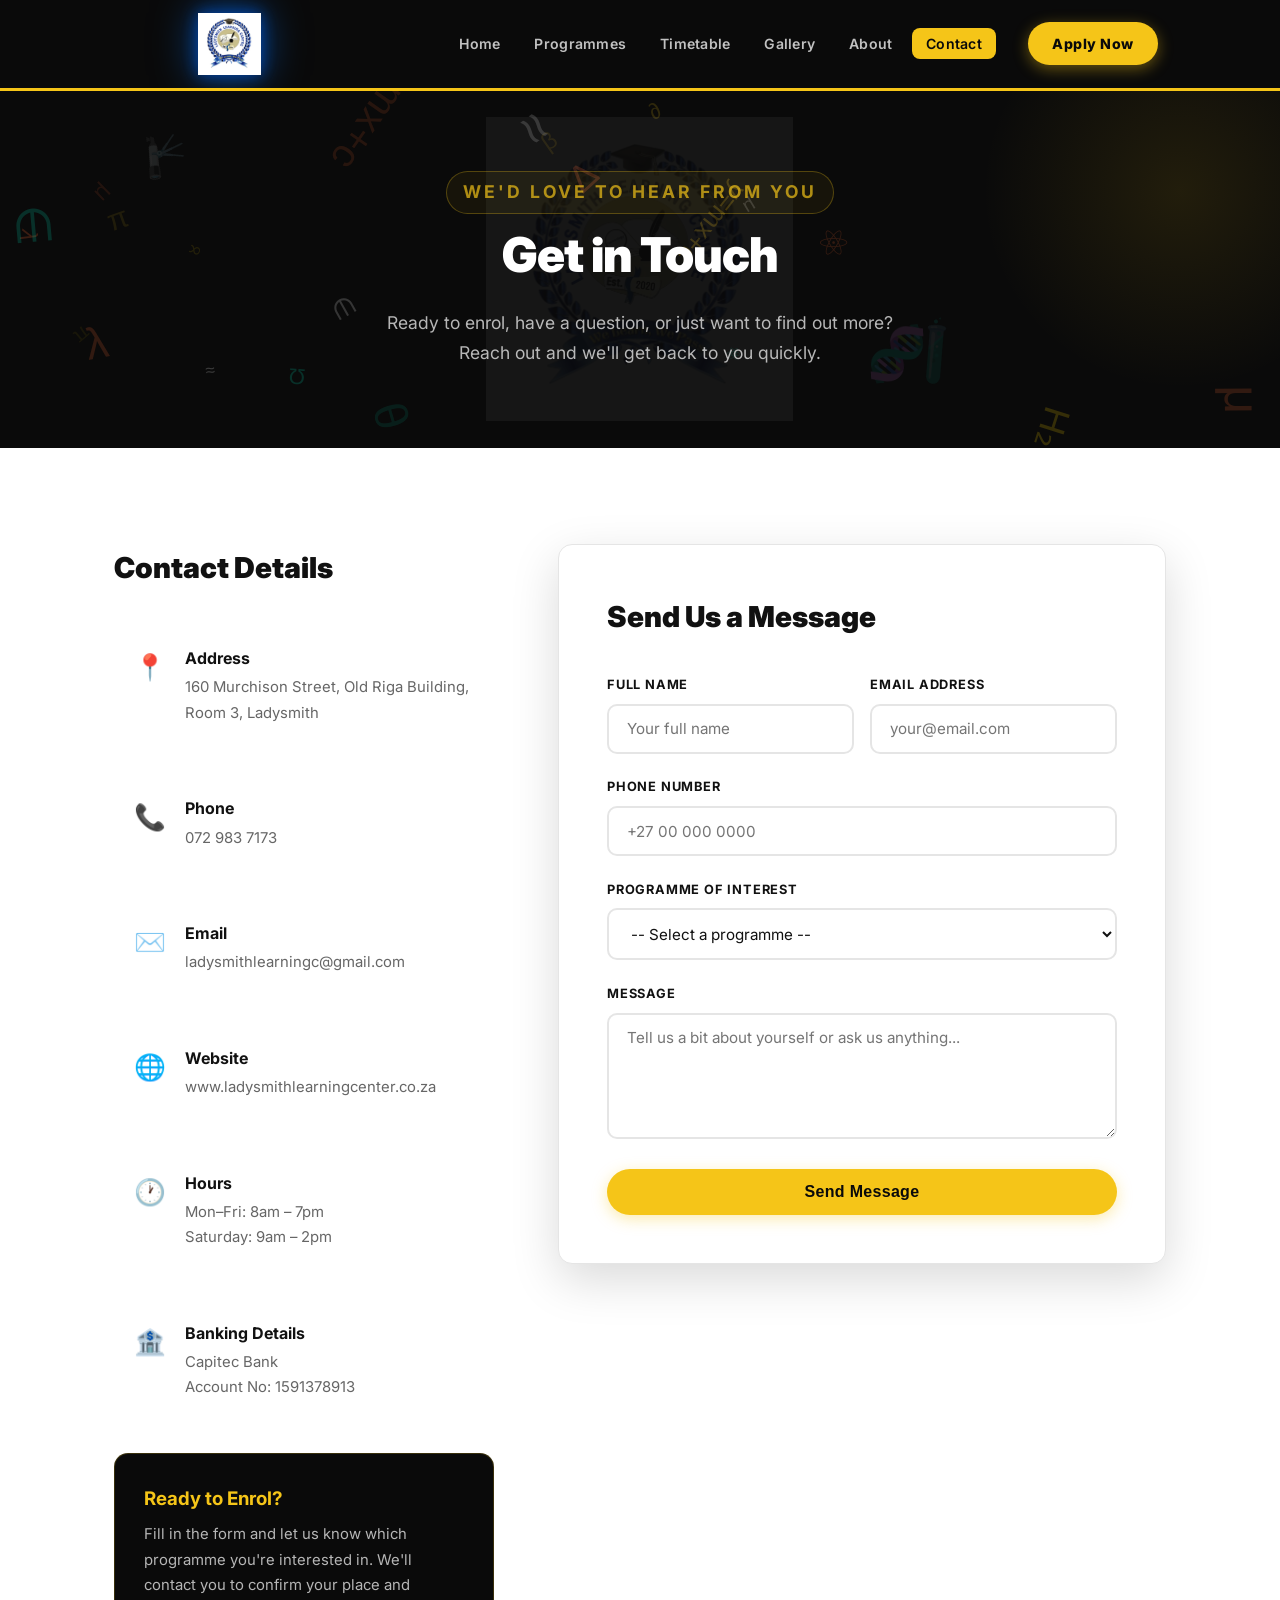
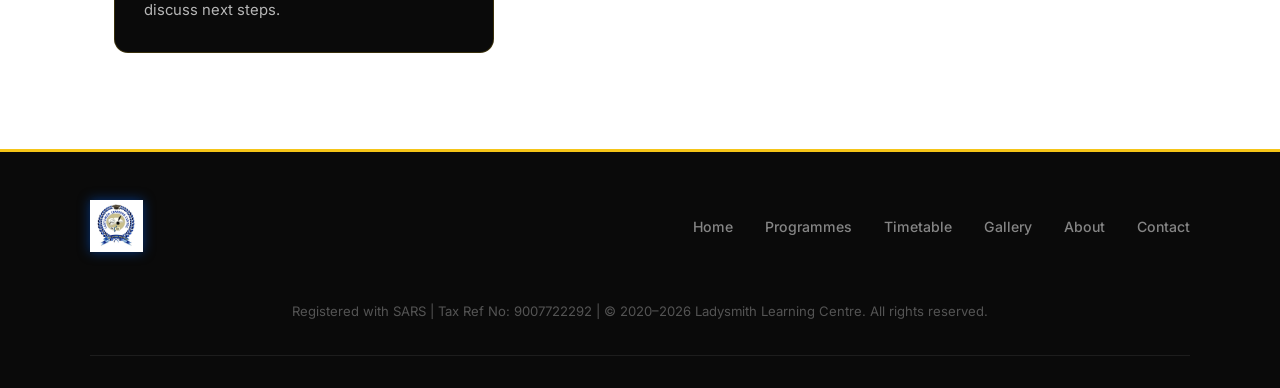
<file: contact.html>
<!DOCTYPE html>
<html lang="en">
<head>
  <meta charset="UTF-8" />
  <meta name="viewport" content="width=device-width, initial-scale=1.0" />
  <title>Contact | Ladysmith Learning Centre</title>
  <link rel="stylesheet" href="styles.css" />
</head>
<body>

  <header>
    <nav class="navbar">
      <a href="index.html" class="logo">
        <img src="logo.png" alt="Ladysmith Learning Centre" class="logo-img" />
      </a>
      <ul class="nav-links">
        <li><a href="index.html">Home</a></li>
        <li><a href="programmes.html">Programmes</a></li>
        <li><a href="timetable.html">Timetable</a></li>
        <li><a href="gallery.html">Gallery</a></li>
        <li><a href="about.html">About</a></li>
        <li><a href="contact.html" class="active">Contact</a></li>
      </ul>
      <a href="apply.html" class="enroll-btn">Apply Now</a>
      <button class="menu-toggle" aria-label="Toggle menu" onclick="toggleMenu()">&#9776;</button>
    </nav>
    <ul class="mobile-menu" id="mobileMenu">
      <li><a href="index.html" onclick="toggleMenu()">Home</a></li>
      <li><a href="programmes.html" onclick="toggleMenu()">Programmes</a></li>
      <li><a href="timetable.html" onclick="toggleMenu()">Timetable</a></li>
      <li><a href="gallery.html" onclick="toggleMenu()">Gallery</a></li>
      <li><a href="about.html" onclick="toggleMenu()">About</a></li>
      <li><a href="contact.html" onclick="toggleMenu()">Contact</a></li>
      <li><a href="apply.html" onclick="toggleMenu()" class="mobile-enrol">Apply Now</a></li>
    </ul>
  </header>

  <!-- Page Hero -->
  <section class="page-hero">
    <canvas id="heroCanvas"></canvas>
    <div class="container">
      <p class="hero-tag">We'd Love to Hear From You</p>
      <h1>Get in Touch</h1>
      <p>Ready to enrol, have a question, or just want to find out more? Reach out and we'll get back to you quickly.</p>
    </div>
  </section>

  <!-- Contact Section -->
  <section class="contact-section">
    <div class="container contact-wrapper">

      <div class="contact-info">
        <h2>Contact Details</h2>
        <div class="info-item">
          <span class="info-icon">📍</span>
          <div>
            <strong>Address</strong>
            <p>160 Murchison Street, Old Riga Building, Room 3, Ladysmith</p>
          </div>
        </div>
        <div class="info-item">
          <span class="info-icon">📞</span>
          <div>
            <strong>Phone</strong>
            <p>072 983 7173</p>
          </div>
        </div>
        <div class="info-item">
          <span class="info-icon">✉️</span>
          <div>
            <strong>Email</strong>
            <p>ladysmithlearningc@gmail.com</p>
          </div>
        </div>
        <div class="info-item">
          <span class="info-icon">🌐</span>
          <div>
            <strong>Website</strong>
            <p>www.ladysmithlearningcenter.co.za</p>
          </div>
        </div>
        <div class="info-item">
          <span class="info-icon">🕐</span>
          <div>
            <strong>Hours</strong>
            <p>Mon–Fri: 8am – 7pm<br />Saturday: 9am – 2pm</p>
          </div>
        </div>
        <div class="info-item">
          <span class="info-icon">🏦</span>
          <div>
            <strong>Banking Details</strong>
            <p>Capitec Bank<br />Account No: 1591378913</p>
          </div>
        </div>

        <div class="enrol-note">
          <h3>Ready to Enrol?</h3>
          <p>Fill in the form and let us know which programme you're interested in. We'll contact you to confirm your place and discuss next steps.</p>
        </div>
      </div>

      <form class="contact-form" action="https://api.web3forms.com/submit" method="POST" onsubmit="handleSubmit(event)">
        <input type="hidden" name="access_key" value="ed5bd4fe-f420-49f2-b104-ed0fd8aacc1c" />
        <input type="hidden" name="subject" value="New Message - Ladysmith Learning Centre Website" />
        <input type="hidden" name="from_name" value="LLC Contact Form" />
        <h2>Send Us a Message</h2>
        <div class="form-row">
          <div class="form-group">
            <label for="name">Full Name</label>
            <input type="text" id="name" name="name" placeholder="Your full name" required />
          </div>
          <div class="form-group">
            <label for="email">Email Address</label>
            <input type="email" id="email" name="email" placeholder="your@email.com" required />
          </div>
        </div>
        <div class="form-group">
          <label for="phone">Phone Number</label>
          <input type="tel" id="phone" name="phone" placeholder="+27 00 000 0000" />
        </div>
        <div class="form-group">
          <label for="programme">Programme of Interest</label>
          <select id="programme" name="programme">
            <option value="">-- Select a programme --</option>
            <option>Grade 12 Upgrade & Repeat</option>
            <option>After-School Tutoring (Grades 8–12)</option>
            <option>One-on-One Tutoring</option>
            <option>Not sure yet</option>
          </select>
        </div>
        <div class="form-group">
          <label for="message">Message</label>
          <textarea id="message" name="message" rows="5" placeholder="Tell us a bit about yourself or ask us anything..."></textarea>
        </div>
        <button type="submit" class="btn-primary full-width">Send Message</button>
        <p class="form-success" id="formSuccess">Thanks! We'll be in touch with you shortly.</p>
      </form>

    </div>
  </section>

  <footer>
    <div class="footer-inner">
      <div class="footer-brand">
        <img src="logo.png" alt="Ladysmith Learning Centre" class="logo-img footer-logo" />
      </div>
      <ul class="footer-links">
        <li><a href="index.html">Home</a></li>
        <li><a href="programmes.html">Programmes</a></li>
        <li><a href="timetable.html">Timetable</a></li>
        <li><a href="gallery.html">Gallery</a></li>
        <li><a href="about.html">About</a></li>
        <li><a href="contact.html">Contact</a></li>
      </ul>
      <p class="footer-copy">Registered with SARS | Tax Ref No: 9007722292 | &copy; 2020&ndash;2026 Ladysmith Learning Centre. All rights reserved.</p>
    </div>
  </footer>

  <script src="script.js"></script>
</body>
</html>
</file>
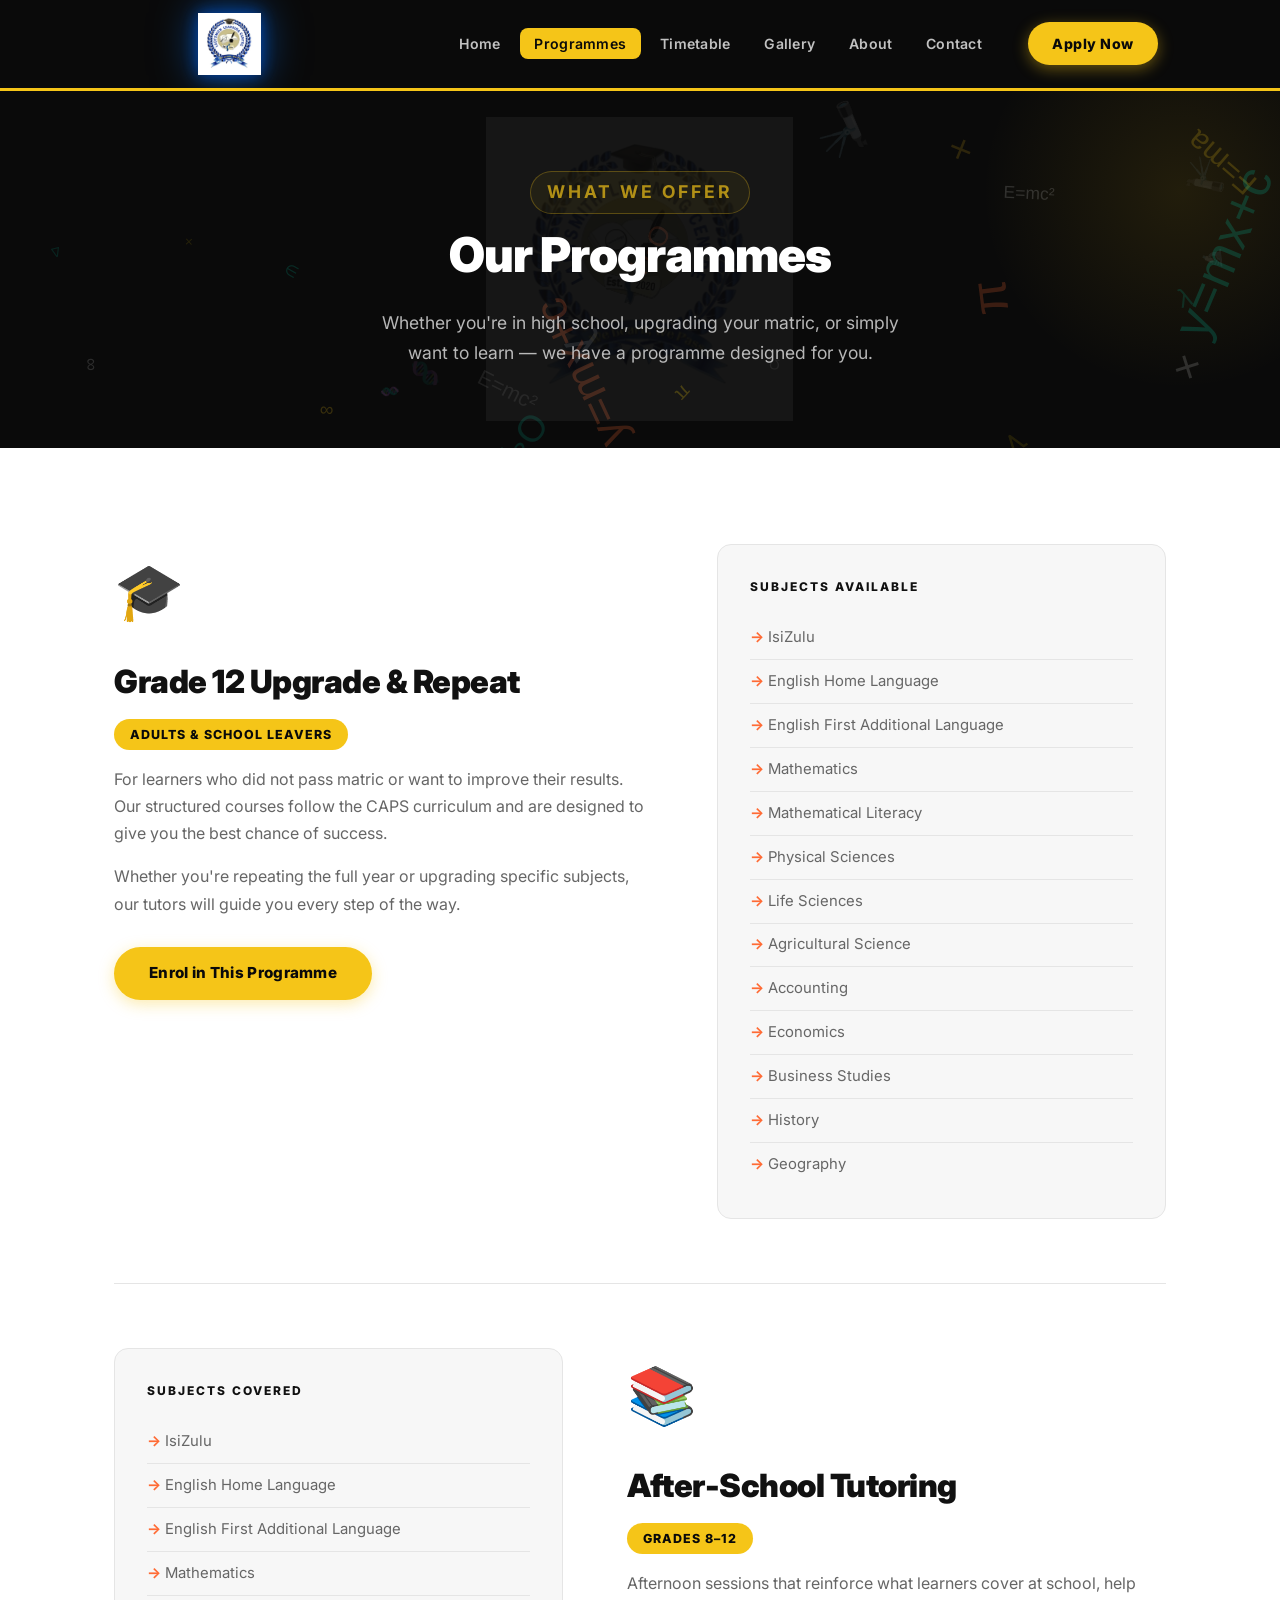
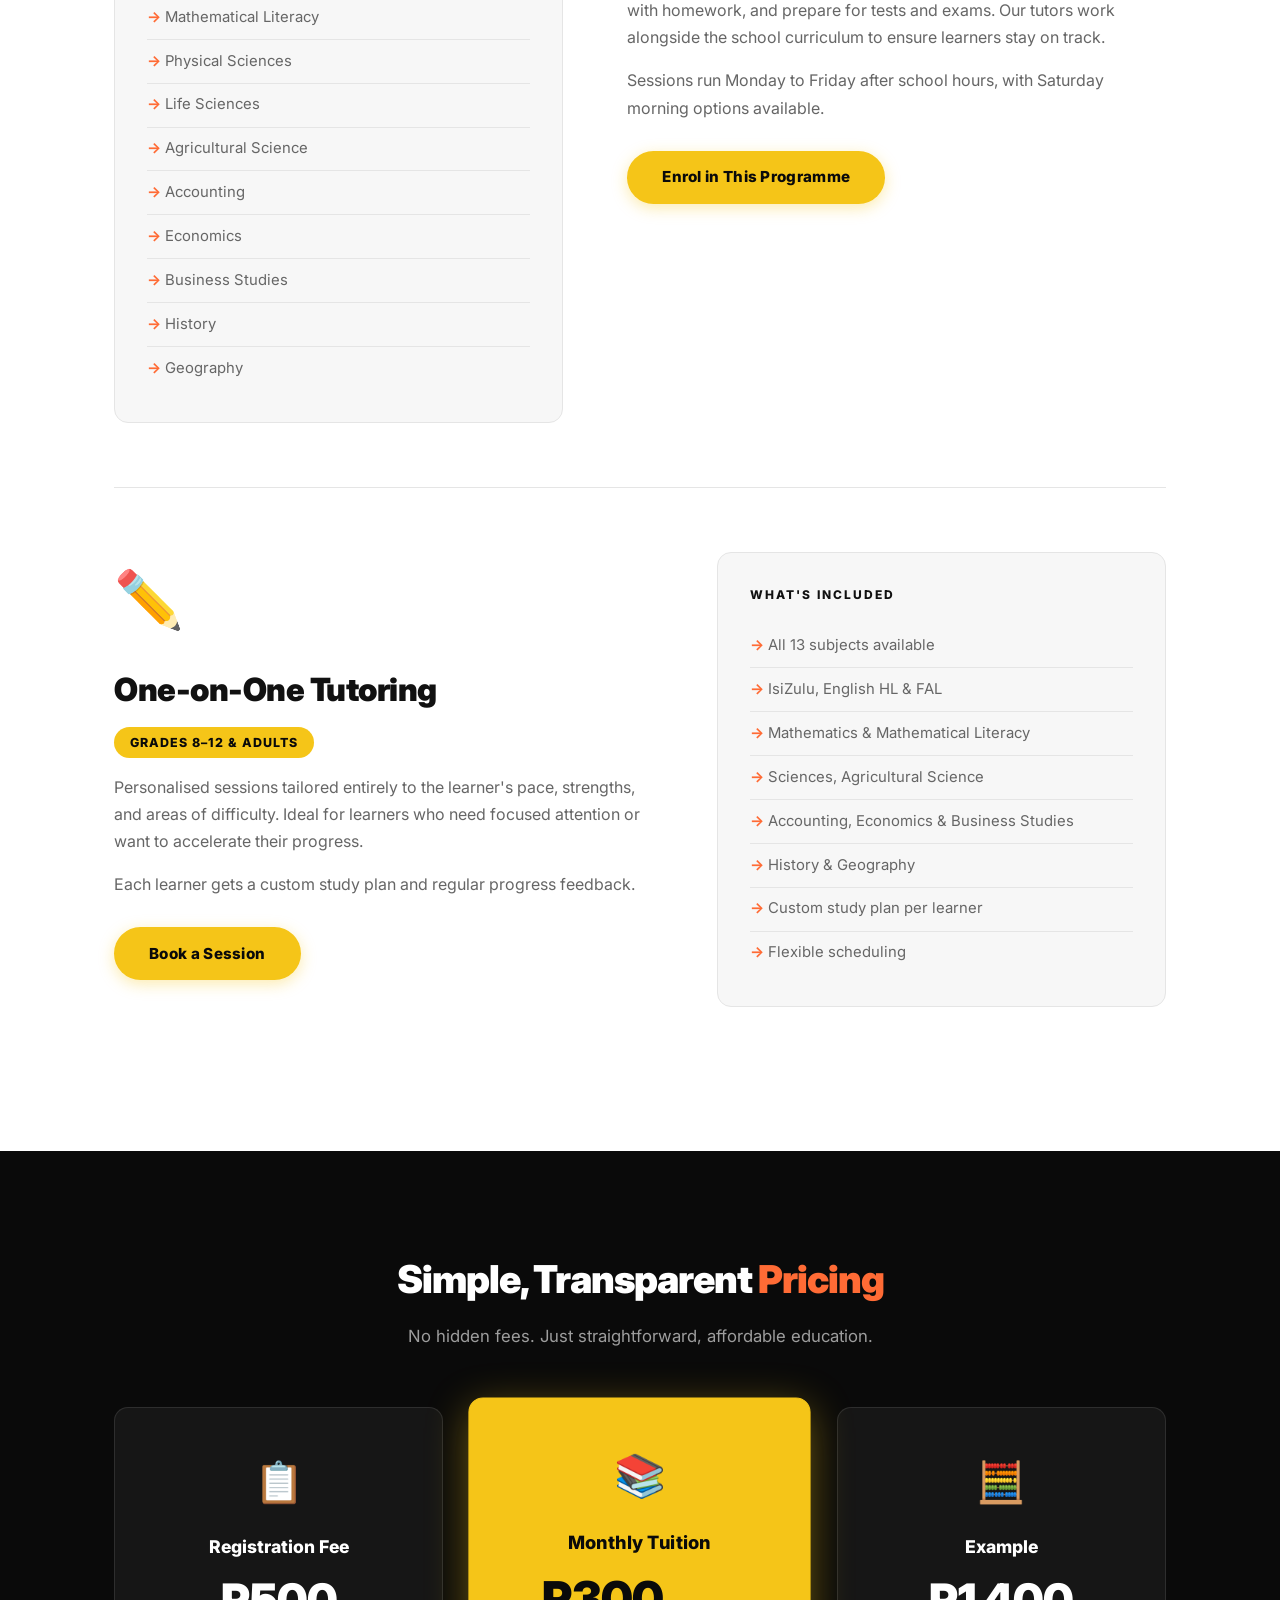
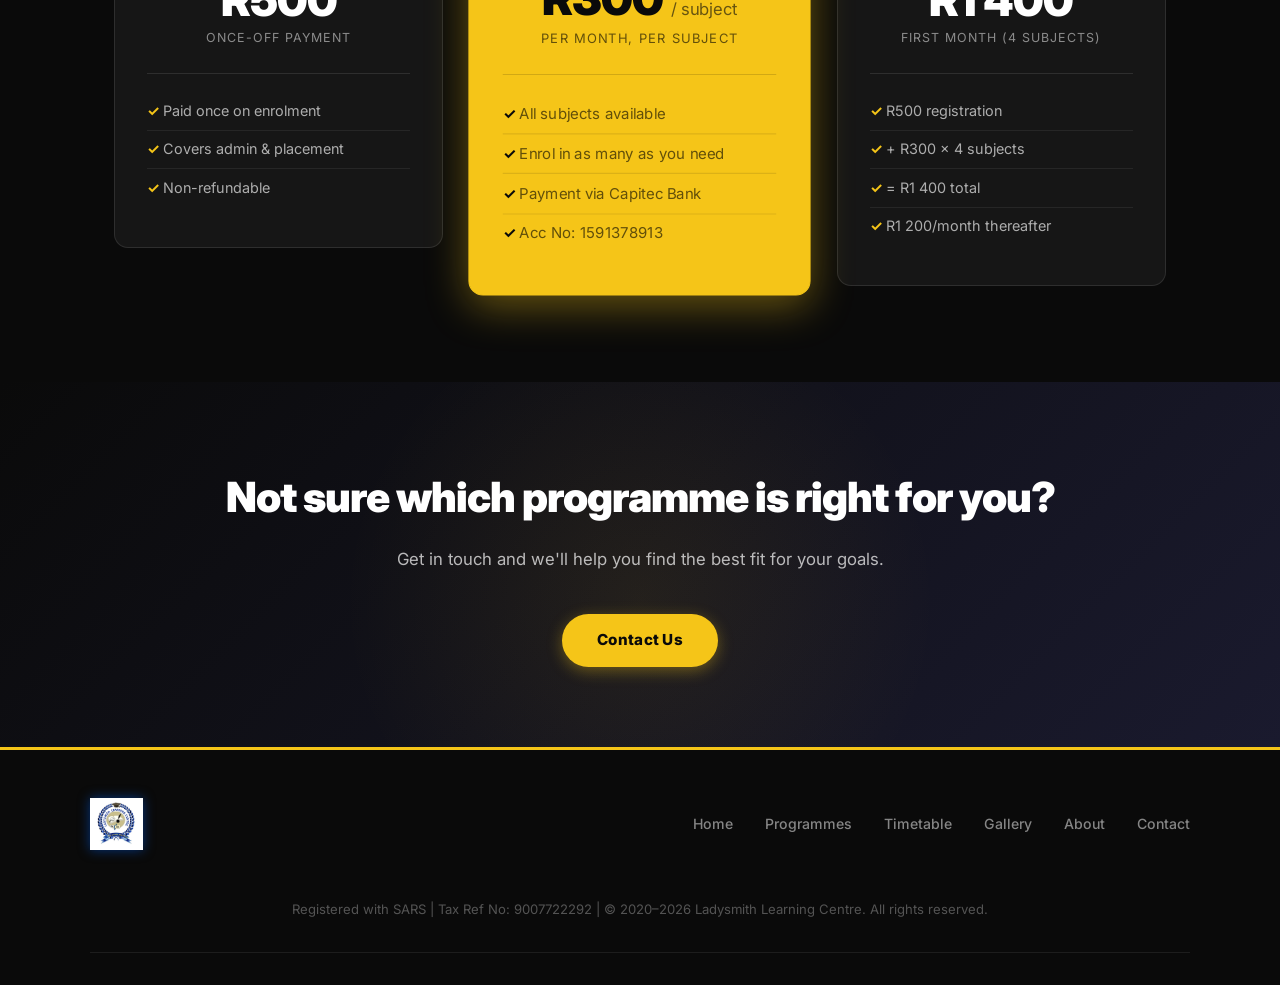
<file: programmes.html>
<!DOCTYPE html>
<html lang="en">
<head>
  <meta charset="UTF-8" />
  <meta name="viewport" content="width=device-width, initial-scale=1.0" />
  <title>Programmes | Ladysmith Learning Centre</title>
  <link rel="stylesheet" href="styles.css" />
</head>
<body>

  <header>
    <nav class="navbar">
      <a href="index.html" class="logo">
        <img src="logo.png" alt="Ladysmith Learning Centre" class="logo-img" />
      </a>
      <ul class="nav-links">
        <li><a href="index.html">Home</a></li>
        <li><a href="programmes.html" class="active">Programmes</a></li>
        <li><a href="timetable.html">Timetable</a></li>
        <li><a href="gallery.html">Gallery</a></li>
        <li><a href="about.html">About</a></li>
        <li><a href="contact.html">Contact</a></li>
      </ul>
      <a href="apply.html" class="enroll-btn">Apply Now</a>
      <button class="menu-toggle" aria-label="Toggle menu" onclick="toggleMenu()">&#9776;</button>
    </nav>
    <ul class="mobile-menu" id="mobileMenu">
      <li><a href="index.html" onclick="toggleMenu()">Home</a></li>
      <li><a href="programmes.html" onclick="toggleMenu()">Programmes</a></li>
      <li><a href="timetable.html" onclick="toggleMenu()">Timetable</a></li>
      <li><a href="gallery.html" onclick="toggleMenu()">Gallery</a></li>
      <li><a href="about.html" onclick="toggleMenu()">About</a></li>
      <li><a href="contact.html" onclick="toggleMenu()">Contact</a></li>
      <li><a href="apply.html" onclick="toggleMenu()" class="mobile-enrol">Apply Now</a></li>
    </ul>
  </header>

  <!-- Page Hero -->
  <section class="page-hero">
    <canvas id="heroCanvas"></canvas>
    <div class="container">
      <p class="hero-tag">What We Offer</p>
      <h1>Our Programmes</h1>
      <p>Whether you're in high school, upgrading your matric, or simply want to learn — we have a programme designed for you.</p>
    </div>
  </section>

  <!-- Programmes -->
  <section class="programmes-detail">
    <div class="container">

      <div class="programme-block fade-up">
        <div class="programme-info">
          <div class="prog-icon">🎓</div>
          <h2>Grade 12 Upgrade & Repeat</h2>
          <span class="badge">Adults & School Leavers</span>
          <p>For learners who did not pass matric or want to improve their results. Our structured courses follow the CAPS curriculum and are designed to give you the best chance of success.</p>
          <p>Whether you're repeating the full year or upgrading specific subjects, our tutors will guide you every step of the way.</p>
          <a href="contact.html" class="btn-primary">Enrol in This Programme</a>
        </div>
        <div class="programme-subjects">
          <h4>Subjects Available</h4>
          <ul>
            <li>IsiZulu</li>
            <li>English Home Language</li>
            <li>English First Additional Language</li>
            <li>Mathematics</li>
            <li>Mathematical Literacy</li>
            <li>Physical Sciences</li>
            <li>Life Sciences</li>
            <li>Agricultural Science</li>
            <li>Accounting</li>
            <li>Economics</li>
            <li>Business Studies</li>
            <li>History</li>
            <li>Geography</li>
          </ul>
        </div>
      </div>

      <div class="divider"></div>

      <div class="programme-block reverse fade-up">
        <div class="programme-info">
          <div class="prog-icon">📚</div>
          <h2>After-School Tutoring</h2>
          <span class="badge">Grades 8–12</span>
          <p>Afternoon sessions that reinforce what learners cover at school, help with homework, and prepare for tests and exams. Our tutors work alongside the school curriculum to ensure learners stay on track.</p>
          <p>Sessions run Monday to Friday after school hours, with Saturday morning options available.</p>
          <a href="contact.html" class="btn-primary">Enrol in This Programme</a>
        </div>
        <div class="programme-subjects">
          <h4>Subjects Covered</h4>
          <ul>
            <li>IsiZulu</li>
            <li>English Home Language</li>
            <li>English First Additional Language</li>
            <li>Mathematics</li>
            <li>Mathematical Literacy</li>
            <li>Physical Sciences</li>
            <li>Life Sciences</li>
            <li>Agricultural Science</li>
            <li>Accounting</li>
            <li>Economics</li>
            <li>Business Studies</li>
            <li>History</li>
            <li>Geography</li>
          </ul>
        </div>
      </div>

      <div class="divider"></div>

      <div class="programme-block fade-up">
        <div class="programme-info">
          <div class="prog-icon">✏️</div>
          <h2>One-on-One Tutoring</h2>
          <span class="badge">Grades 8–12 & Adults</span>
          <p>Personalised sessions tailored entirely to the learner's pace, strengths, and areas of difficulty. Ideal for learners who need focused attention or want to accelerate their progress.</p>
          <p>Each learner gets a custom study plan and regular progress feedback.</p>
          <a href="contact.html" class="btn-primary">Book a Session</a>
        </div>
        <div class="programme-subjects">
          <h4>What's Included</h4>
          <ul>
            <li>All 13 subjects available</li>
            <li>IsiZulu, English HL & FAL</li>
            <li>Mathematics & Mathematical Literacy</li>
            <li>Sciences, Agricultural Science</li>
            <li>Accounting, Economics & Business Studies</li>
            <li>History & Geography</li>
            <li>Custom study plan per learner</li>
            <li>Flexible scheduling</li>
          </ul>
        </div>
      </div>

    </div>
  </section>

  <!-- Pricing -->
  <section class="pricing">
    <div class="container">
      <div class="section-header fade-up">
        <h2>Simple, Transparent <span>Pricing</span></h2>
        <p>No hidden fees. Just straightforward, affordable education.</p>
      </div>
      <div class="pricing-grid fade-up">
        <div class="pricing-card">
          <div class="pricing-icon">📋</div>
          <h3>Registration Fee</h3>
          <div class="price">R500</div>
          <p class="price-note">Once-off payment</p>
          <ul class="price-list">
            <li>Paid once on enrolment</li>
            <li>Covers admin & placement</li>
            <li>Non-refundable</li>
          </ul>
        </div>
        <div class="pricing-card featured-price">
          <div class="pricing-icon">📚</div>
          <h3>Monthly Tuition</h3>
          <div class="price">R300 <span>/ subject</span></div>
          <p class="price-note">Per month, per subject</p>
          <ul class="price-list">
            <li>All subjects available</li>
            <li>Enrol in as many as you need</li>
            <li>Payment via Capitec Bank</li>
            <li>Acc No: 1591378913</li>
          </ul>
        </div>
        <div class="pricing-card">
          <div class="pricing-icon">🧮</div>
          <h3>Example</h3>
          <div class="price">R1 400</div>
          <p class="price-note">First month (4 subjects)</p>
          <ul class="price-list">
            <li>R500 registration</li>
            <li>+ R300 × 4 subjects</li>
            <li>= R1 400 total</li>
            <li>R1 200/month thereafter</li>
          </ul>
        </div>
      </div>
    </div>
  </section>

  <!-- CTA -->
  <section class="cta">
    <div class="container cta-inner">
      <h2>Not sure which programme is right for you?</h2>
      <p>Get in touch and we'll help you find the best fit for your goals.</p>
      <a href="contact.html" class="btn-primary">Contact Us</a>
    </div>
  </section>

  <footer>
    <div class="footer-inner">
      <div class="footer-brand">
        <img src="logo.png" alt="Ladysmith Learning Centre" class="logo-img footer-logo" />
      </div>
      <ul class="footer-links">
        <li><a href="index.html">Home</a></li>
        <li><a href="programmes.html">Programmes</a></li>
        <li><a href="timetable.html">Timetable</a></li>
        <li><a href="gallery.html">Gallery</a></li>
        <li><a href="about.html">About</a></li>
        <li><a href="contact.html">Contact</a></li>
      </ul>
      <p class="footer-copy">Registered with SARS | Tax Ref No: 9007722292 | © 2020–2026 Ladysmith Learning Centre. All rights reserved.</p>
    </div>
  </footer>

  <script src="script.js"></script>
</body>
</html>
</file>
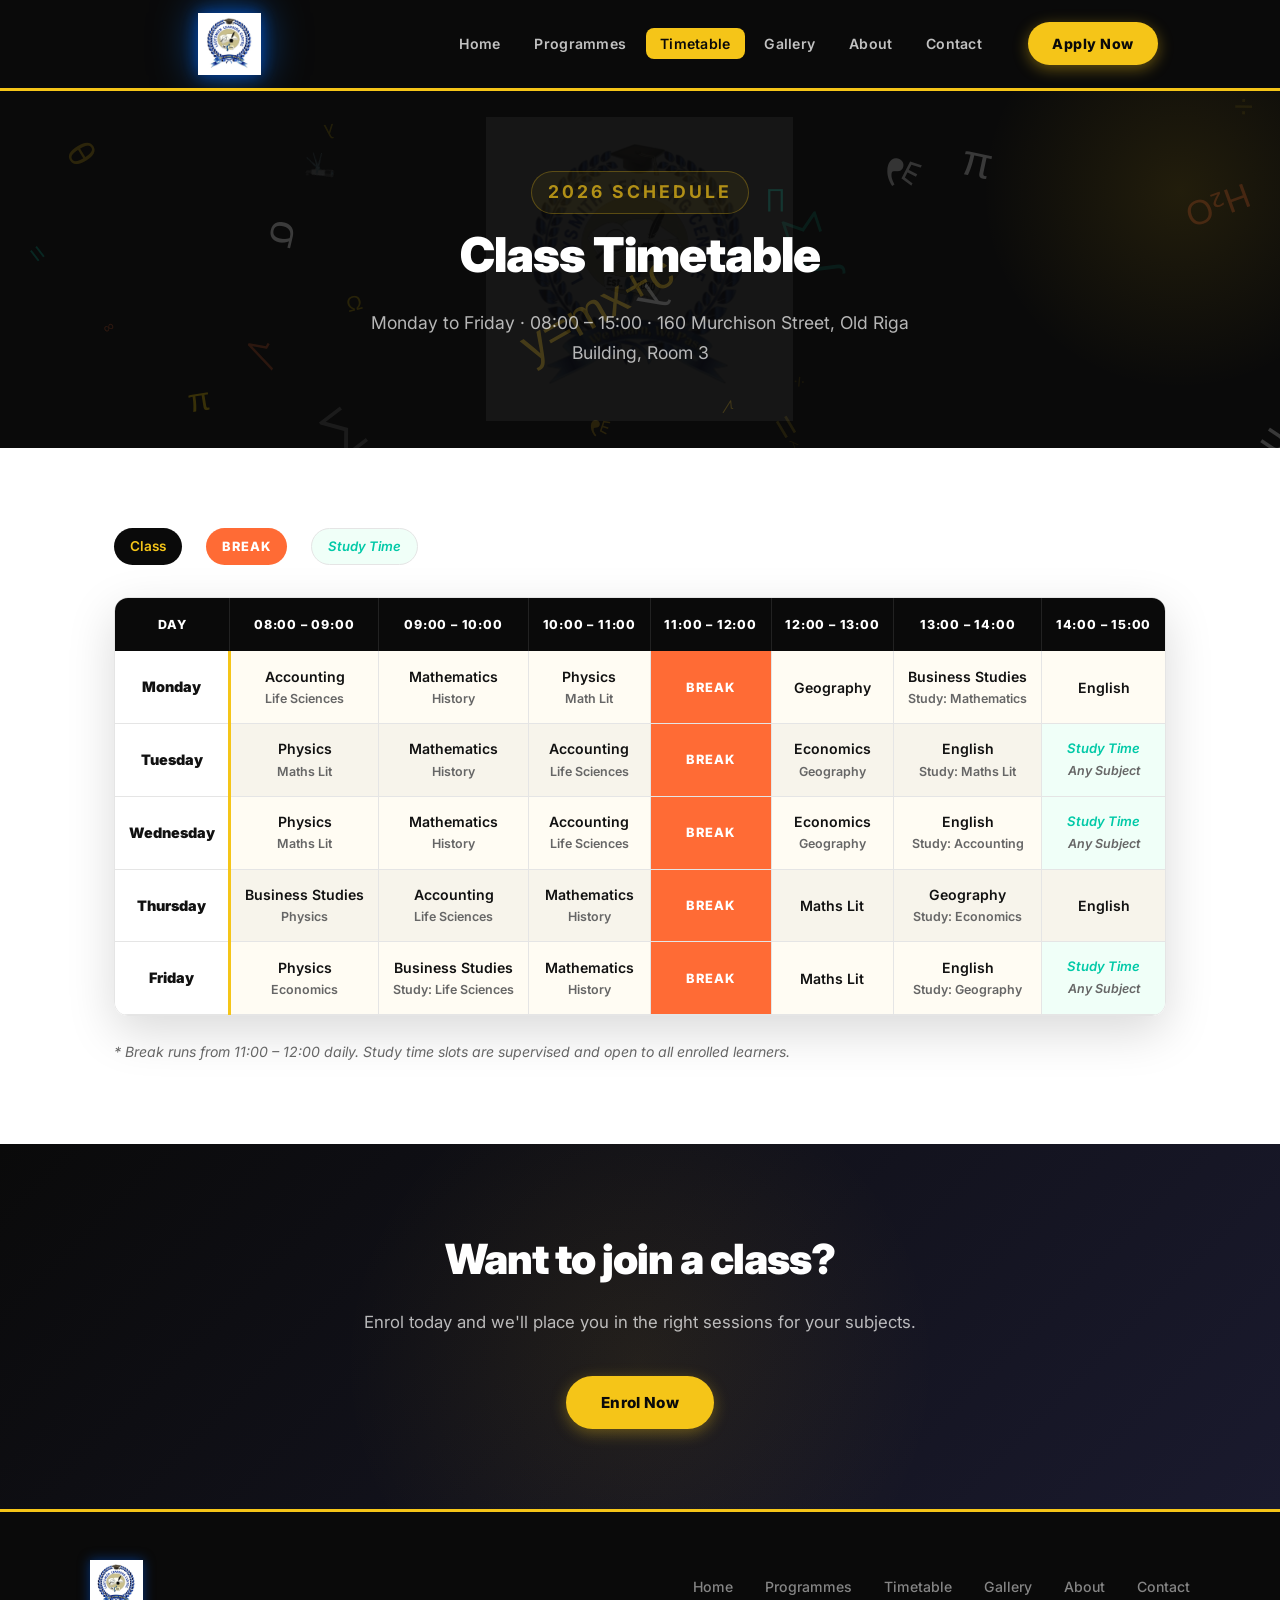
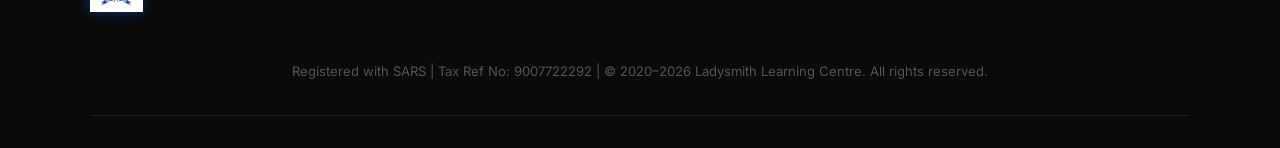
<file: timetable.html>
<!DOCTYPE html>
<html lang="en">
<head>
  <meta charset="UTF-8" />
  <meta name="viewport" content="width=device-width, initial-scale=1.0" />
  <title>Timetable | Ladysmith Learning Centre</title>
  <link rel="stylesheet" href="styles.css" />
</head>
<body>

  <header>
    <nav class="navbar">
      <a href="index.html" class="logo">
        <img src="logo.png" alt="Ladysmith Learning Centre" class="logo-img" />
      </a>
      <ul class="nav-links">
        <li><a href="index.html">Home</a></li>
        <li><a href="programmes.html">Programmes</a></li>
        <li><a href="timetable.html" class="active">Timetable</a></li>
        <li><a href="gallery.html">Gallery</a></li>
        <li><a href="about.html">About</a></li>
        <li><a href="contact.html">Contact</a></li>
      </ul>
      <a href="apply.html" class="enroll-btn">Apply Now</a>
      <button class="menu-toggle" aria-label="Toggle menu" onclick="toggleMenu()">&#9776;</button>
    </nav>
    <ul class="mobile-menu" id="mobileMenu">
      <li><a href="index.html" onclick="toggleMenu()">Home</a></li>
      <li><a href="programmes.html" onclick="toggleMenu()">Programmes</a></li>
      <li><a href="timetable.html" onclick="toggleMenu()">Timetable</a></li>
      <li><a href="gallery.html" onclick="toggleMenu()">Gallery</a></li>
      <li><a href="about.html" onclick="toggleMenu()">About</a></li>
      <li><a href="contact.html" onclick="toggleMenu()">Contact</a></li>
      <li><a href="apply.html" onclick="toggleMenu()" class="mobile-enrol">Apply Now</a></li>
    </ul>
  </header>

  <section class="page-hero">
    <canvas id="heroCanvas"></canvas>
    <div class="container">
      <p class="hero-tag">2026 Schedule</p>
      <h1>Class Timetable</h1>
      <p>Monday to Friday · 08:00 – 15:00 · 160 Murchison Street, Old Riga Building, Room 3</p>
    </div>
  </section>

  <section class="timetable-section">
    <div class="container">

      <div class="tt-legend fade-up">
        <span class="tt-key tt-class">Class</span>
        <span class="tt-key tt-break">Break</span>
        <span class="tt-key tt-study">Study Time</span>
      </div>

      <div class="tt-wrapper fade-up">
        <table class="timetable">
          <thead>
            <tr>
              <th>Day</th>
              <th>08:00 – 09:00</th>
              <th>09:00 – 10:00</th>
              <th>10:00 – 11:00</th>
              <th>11:00 – 12:00</th>
              <th>12:00 – 13:00</th>
              <th>13:00 – 14:00</th>
              <th>14:00 – 15:00</th>
            </tr>
          </thead>
          <tbody>
            <tr>
              <td class="day-label">Monday</td>
              <td class="tt-class">Accounting<br/><small>Life Sciences</small></td>
              <td class="tt-class">Mathematics<br/><small>History</small></td>
              <td class="tt-class">Physics<br/><small>Math Lit</small></td>
              <td class="tt-break" rowspan="1">BREAK</td>
              <td class="tt-class">Geography</td>
              <td class="tt-class">Business Studies<br/><small>Study: Mathematics</small></td>
              <td class="tt-class">English</td>
            </tr>
            <tr>
              <td class="day-label">Tuesday</td>
              <td class="tt-class">Physics<br/><small>Maths Lit</small></td>
              <td class="tt-class">Mathematics<br/><small>History</small></td>
              <td class="tt-class">Accounting<br/><small>Life Sciences</small></td>
              <td class="tt-break">BREAK</td>
              <td class="tt-class">Economics<br/><small>Geography</small></td>
              <td class="tt-class">English<br/><small>Study: Maths Lit</small></td>
              <td class="tt-study">Study Time<br/><small>Any Subject</small></td>
            </tr>
            <tr>
              <td class="day-label">Wednesday</td>
              <td class="tt-class">Physics<br/><small>Maths Lit</small></td>
              <td class="tt-class">Mathematics<br/><small>History</small></td>
              <td class="tt-class">Accounting<br/><small>Life Sciences</small></td>
              <td class="tt-break">BREAK</td>
              <td class="tt-class">Economics<br/><small>Geography</small></td>
              <td class="tt-class">English<br/><small>Study: Accounting</small></td>
              <td class="tt-study">Study Time<br/><small>Any Subject</small></td>
            </tr>
            <tr>
              <td class="day-label">Thursday</td>
              <td class="tt-class">Business Studies<br/><small>Physics</small></td>
              <td class="tt-class">Accounting<br/><small>Life Sciences</small></td>
              <td class="tt-class">Mathematics<br/><small>History</small></td>
              <td class="tt-break">BREAK</td>
              <td class="tt-class">Maths Lit</td>
              <td class="tt-class">Geography<br/><small>Study: Economics</small></td>
              <td class="tt-class">English</td>
            </tr>
            <tr>
              <td class="day-label">Friday</td>
              <td class="tt-class">Physics<br/><small>Economics</small></td>
              <td class="tt-class">Business Studies<br/><small>Study: Life Sciences</small></td>
              <td class="tt-class">Mathematics<br/><small>History</small></td>
              <td class="tt-break">BREAK</td>
              <td class="tt-class">Maths Lit</td>
              <td class="tt-class">English<br/><small>Study: Geography</small></td>
              <td class="tt-study">Study Time<br/><small>Any Subject</small></td>
            </tr>
          </tbody>
        </table>
      </div>

      <p class="tt-note fade-up">* Break runs from 11:00 – 12:00 daily. Study time slots are supervised and open to all enrolled learners.</p>

    </div>
  </section>

  <section class="cta">
    <div class="container cta-inner">
      <h2>Want to join a class?</h2>
      <p>Enrol today and we'll place you in the right sessions for your subjects.</p>
      <a href="contact.html" class="btn-primary">Enrol Now</a>
    </div>
  </section>

  <footer>
    <div class="footer-inner">
      <div class="footer-brand">
        <img src="logo.png" alt="Ladysmith Learning Centre" class="logo-img footer-logo" />
      </div>
      <ul class="footer-links">
        <li><a href="index.html">Home</a></li>
        <li><a href="programmes.html">Programmes</a></li>
        <li><a href="timetable.html">Timetable</a></li>
        <li><a href="gallery.html">Gallery</a></li>
        <li><a href="about.html">About</a></li>
        <li><a href="contact.html">Contact</a></li>
      </ul>
      <p class="footer-copy">Registered with SARS | Tax Ref No: 9007722292 | © 2020–2026 Ladysmith Learning Centre. All rights reserved.</p>
    </div>
  </footer>

  <script src="script.js"></script>
</body>
</html>
</file>
<file: styles.css>
@import url('https://fonts.googleapis.com/css2?family=Inter:wght@400;500;600;700;800;900&display=swap');

* { margin: 0; padding: 0; box-sizing: border-box; }

:root {
  --black: #0a0a0a;
  --white: #ffffff;
  --accent: #f5c518;       /* bold gold/yellow */
  --accent2: #ff6b35;      /* energetic orange */
  --accent3: #00c9a7;      /* fresh teal */
  --light-bg: #f7f7f7;
  --text: #111111;
  --text-light: #666666;
  --border: #e5e5e5;
  --radius: 14px;
  --shadow-sm: 0 2px 8px rgba(0,0,0,0.06);
  --shadow-md: 0 6px 24px rgba(0,0,0,0.1);
  --shadow-lg: 0 16px 48px rgba(0,0,0,0.15);
}

body {
  font-family: 'Inter', 'Segoe UI', sans-serif;
  color: var(--text);
  line-height: 1.7;
  background: var(--white);
  overflow-x: hidden;
  max-width: 100%;
}

/* Prevent ALL elements from causing horizontal scroll */
*, *::before, *::after {
  box-sizing: border-box;
  max-width: 100%;
}

html {
  overflow-x: hidden;
}

a { text-decoration: none; color: inherit; }

.container {
  max-width: 1100px;
  margin: 0 auto;
  padding: 0 1.5rem;
  width: 100%;
  box-sizing: border-box;
}

/* Images never overflow */
img { max-width: 100%; height: auto; display: block; }

/* ── NAVBAR ── */
header {
  background: var(--black);
  position: sticky;
  top: 0;
  z-index: 100;
  border-bottom: 3px solid var(--accent);
  overflow: hidden;
  width: 100%;
}

.navbar {
  max-width: 1100px;
  margin: 0 auto;
  padding: 0.8rem 2rem;
  display: flex;
  align-items: center;
  gap: 2rem;
}

.logo { display: flex; align-items: center; margin: 0 auto; }

.logo-img {
  height: 62px;
  width: auto;
  display: block;
  filter: drop-shadow(0 0 8px rgba(0,80,200,0.8)) drop-shadow(0 0 20px rgba(0,120,255,0.5));
  transition: filter 0.3s;
}

.logo-img:hover {
  filter: drop-shadow(0 0 14px rgba(0,100,255,1)) drop-shadow(0 0 30px rgba(0,150,255,0.7));
}

.footer-logo { height: 52px; filter: drop-shadow(0 0 6px rgba(0,80,200,0.6)); }

.nav-links {
  display: flex;
  list-style: none;
  gap: 0.3rem;
  margin-left: auto;
}

.nav-links a {
  color: rgba(255,255,255,0.75);
  font-weight: 600;
  font-size: 0.88rem;
  letter-spacing: 0.3px;
  padding: 0.45rem 0.9rem;
  border-radius: 8px;
  transition: all 0.2s;
}

.nav-links a:hover,
.nav-links a.active {
  color: var(--black);
  background: var(--accent);
}

.enroll-btn {
  background: var(--accent);
  color: var(--black);
  padding: 0.6rem 1.5rem;
  border-radius: 50px;
  font-weight: 800;
  font-size: 0.88rem;
  letter-spacing: 0.5px;
  transition: all 0.3s;
  white-space: nowrap;
  box-shadow: 0 4px 15px rgba(245,197,24,0.4);
}

.enroll-btn:hover {
  background: #ffd700;
  transform: translateY(-2px);
  box-shadow: 0 8px 25px rgba(245,197,24,0.6);
}

.menu-toggle {
  display: none;
  background: none;
  border: none;
  font-size: 1.8rem;
  cursor: pointer;
  color: var(--accent);
  margin-left: auto;
}

.mobile-menu {
  display: none;
  list-style: none;
  background: var(--black);
  border-top: 1px solid rgba(255,255,255,0.1);
}

.mobile-menu li { border-bottom: 1px solid rgba(255,255,255,0.07); }
.mobile-menu li:last-child { border-bottom: none; }
.mobile-menu a {
  display: block;
  padding: 0.9rem 2rem;
  color: rgba(255,255,255,0.8);
  font-weight: 600;
  font-size: 0.95rem;
  transition: color 0.2s;
}
.mobile-menu a:hover { color: var(--accent); }
.mobile-menu.active { display: block; }

/* Mobile Apply Now button in menu */
.mobile-menu li:last-child a,
.mobile-menu .mobile-enrol {
  display: block;
  margin: 0.8rem 1.2rem 1rem;
  background: var(--accent);
  color: var(--black) !important;
  text-align: center;
  border-radius: 50px;
  font-weight: 900 !important;
  font-size: 1rem !important;
  padding: 0.9rem 1.5rem !important;
  letter-spacing: 0.5px;
  box-shadow: 0 4px 15px rgba(245,197,24,0.4);
}

.mobile-menu li:last-child a:hover,
.mobile-menu .mobile-enrol:hover {
  background: #ffd700;
  color: var(--black) !important;
}

.mobile-enrol {
  background: var(--accent) !important;
  color: var(--black) !important;
  display: block !important;
  padding: 0.75rem 1.5rem !important;
  margin: 1rem 1.2rem !important;
  border-radius: 50px;
  font-weight: 800 !important;
  text-align: center;
  border: none !important;
}

/* ── BUTTONS ── */
.btn-primary {
  display: inline-block;
  background: var(--accent);
  color: var(--black);
  padding: 0.85rem 2.2rem;
  border-radius: 50px;
  font-weight: 800;
  font-size: 0.95rem;
  letter-spacing: 0.3px;
  transition: all 0.3s;
  box-shadow: 0 4px 15px rgba(245,197,24,0.35);
}
.btn-primary:hover {
  background: #ffd700;
  transform: translateY(-3px);
  box-shadow: 0 8px 28px rgba(245,197,24,0.55);
}

.btn-outline {
  display: inline-block;
  background: transparent;
  color: var(--white);
  border: 2px solid rgba(255,255,255,0.6);
  padding: 0.85rem 2.2rem;
  border-radius: 50px;
  font-weight: 700;
  font-size: 0.95rem;
  transition: all 0.3s;
}
.btn-outline:hover {
  background: var(--white);
  color: var(--black);
  border-color: var(--white);
}

.full-width { width: 100%; text-align: center; border: none; cursor: pointer; font-size: 1rem; }

/* ── SECTION HEADER ── */
.section-header { text-align: center; margin-bottom: 3.5rem; }

.section-header h2 {
  font-size: 2.4rem;
  color: var(--text);
  margin-bottom: 0.6rem;
  font-weight: 900;
  letter-spacing: -1px;
}

.section-header h2 span {
  color: var(--accent2);
  position: relative;
}

.section-header p {
  color: var(--text-light);
  font-size: 1.05rem;
  max-width: 560px;
  margin: 0 auto;
}

/* ── HERO ── */
.hero {
  background: var(--black);
  color: var(--white);
  padding: 7rem 2rem 6rem;
  position: relative;
  overflow: hidden;
}

.hero::before {
  content: '';
  position: absolute;
  top: -150px; right: -150px;
  width: 500px; height: 500px;
  border-radius: 50%;
  background: radial-gradient(circle, rgba(245,197,24,0.12) 0%, transparent 70%);
  pointer-events: none;
}

.hero::after {
  content: '';
  position: absolute;
  bottom: -100px; left: -100px;
  width: 400px; height: 400px;
  border-radius: 50%;
  background: radial-gradient(circle, rgba(0,201,167,0.08) 0%, transparent 70%);
  pointer-events: none;
}

.hero canvas,
.page-hero canvas {
  position: absolute;
  top: 0; left: 0;
  width: 100%; height: 100%;
  pointer-events: none;
  z-index: 0;
}

.hero-inner {
  max-width: 1100px;
  margin: 0 auto;
  display: flex;
  align-items: center;
  gap: 4rem;
  position: relative;
  z-index: 1;
}

.hero-tag {
  display: inline-block;
  font-size: 0.75rem;
  text-transform: uppercase;
  letter-spacing: 3px;
  color: var(--accent);
  margin-bottom: 1.2rem;
  font-weight: 700;
  border: 1px solid rgba(245,197,24,0.4);
  padding: 0.35rem 1rem;
  border-radius: 50px;
  background: rgba(245,197,24,0.08);
}

.hero-content { flex: 1.2; }

.hero h1 {
  font-size: 3.8rem;
  line-height: 1.1;
  margin-bottom: 1.2rem;
  font-weight: 900;
  letter-spacing: -2px;
}

.hero h1 em {
  font-style: normal;
  color: var(--accent);
}

.hero-sub {
  font-size: 1.1rem;
  opacity: 0.75;
  margin-bottom: 2.5rem;
  max-width: 460px;
  line-height: 1.8;
}

.hero-buttons { display: flex; gap: 1rem; flex-wrap: wrap; }

.hero-stats { flex: 1; display: grid; gap: 1rem; }

.stat-card {
  background: rgba(255,255,255,0.05);
  border: 1px solid rgba(255,255,255,0.1);
  border-radius: var(--radius);
  padding: 1.4rem 2rem;
  display: flex;
  align-items: center;
  gap: 1.5rem;
  transition: all 0.3s;
}

.stat-card:hover {
  background: rgba(245,197,24,0.1);
  border-color: rgba(245,197,24,0.3);
  transform: translateX(6px);
}

.stat-num {
  font-size: 2.4rem;
  font-weight: 900;
  color: var(--accent);
  letter-spacing: -1px;
}

.stat-label { font-size: 0.9rem; opacity: 0.7; }

/* ── PAGE HERO ── */
.page-hero {
  background: var(--black);
  color: var(--white);
  padding: 5rem 2rem;
  text-align: center;
  position: relative;
  overflow: hidden;
}

.page-hero::before {
  content: '';
  position: absolute;
  top: -100px; right: -100px;
  width: 400px; height: 400px;
  border-radius: 50%;
  background: radial-gradient(circle, rgba(245,197,24,0.1) 0%, transparent 70%);
  pointer-events: none;
}

.page-hero::after {
  content: '';
  position: absolute;
  inset: 0;
  background: url('logo.png') center/auto 85% no-repeat;
  opacity: 0.05;
  pointer-events: none;
  z-index: 0;
}

.page-hero .container { position: relative; z-index: 1; }

.page-hero h1 {
  font-size: 3rem;
  margin-bottom: 0.8rem;
  font-weight: 900;
  letter-spacing: -1px;
}

.page-hero p { font-size: 1.1rem; opacity: 0.7; max-width: 560px; margin: 0 auto; }

/* ── WHY US ── */
.why-us { padding: 6rem 2rem; background: var(--light-bg); }

.features-grid {
  display: grid;
  grid-template-columns: repeat(auto-fit, minmax(230px, 1fr));
  gap: 1.5rem;
}

.feature {
  background: var(--white);
  padding: 2.5rem 2rem;
  border-radius: var(--radius);
  box-shadow: var(--shadow-sm);
  text-align: center;
  transition: all 0.3s;
  border: 1px solid var(--border);
  position: relative;
  overflow: hidden;
}

.feature::before {
  content: '';
  position: absolute;
  top: 0; left: 0; right: 0;
  height: 4px;
  background: linear-gradient(90deg, var(--accent), var(--accent2));
  transform: scaleX(0);
  transition: transform 0.3s;
}

.feature:hover::before { transform: scaleX(1); }
.feature:hover { transform: translateY(-8px); box-shadow: var(--shadow-lg); }

.feature-icon { font-size: 3rem; display: block; margin-bottom: 1.2rem; }
.feature h3 { color: var(--text); margin-bottom: 0.6rem; font-size: 1.1rem; font-weight: 700; }
.feature p { color: var(--text-light); font-size: 0.93rem; }

/* ── PROGRAMMES PREVIEW ── */
.programmes-preview { padding: 6rem 2rem; }

.preview-grid {
  display: grid;
  grid-template-columns: repeat(auto-fit, minmax(300px, 1fr));
  gap: 2rem;
}

.preview-card {
  background: var(--white);
  border: 1px solid var(--border);
  border-radius: var(--radius);
  padding: 2.5rem;
  transition: all 0.3s;
  position: relative;
  overflow: hidden;
}

.preview-card::before {
  content: '';
  position: absolute;
  top: 0; left: 0;
  width: 4px; height: 100%;
  background: linear-gradient(180deg, var(--accent), var(--accent2));
  transform: scaleY(0);
  transition: transform 0.3s;
  transform-origin: top;
}

.preview-card:hover::before { transform: scaleY(1); }
.preview-card:hover { transform: translateY(-8px); box-shadow: var(--shadow-lg); border-color: transparent; }

.preview-icon { font-size: 3rem; margin-bottom: 1.2rem; display: block; }
.preview-card h3 { color: var(--text); margin-bottom: 0.8rem; font-size: 1.25rem; font-weight: 800; }
.preview-card p { color: var(--text-light); font-size: 0.95rem; margin-bottom: 1.5rem; }

.card-link {
  color: var(--accent2);
  font-weight: 700;
  font-size: 0.9rem;
  display: inline-flex;
  align-items: center;
  gap: 0.4rem;
  transition: gap 0.2s;
}
.card-link:hover { gap: 0.8rem; }

/* ── CTA ── */
.cta {
  background: linear-gradient(135deg, var(--black) 0%, #1a1a2e 100%);
  color: var(--white);
  padding: 5rem 2rem;
  position: relative;
  overflow: hidden;
}

.cta::before {
  content: '';
  position: absolute;
  top: -80px; left: 50%;
  transform: translateX(-50%);
  width: 600px; height: 600px;
  border-radius: 50%;
  background: radial-gradient(circle, rgba(245,197,24,0.08) 0%, transparent 70%);
  pointer-events: none;
}

.cta-inner { text-align: center; position: relative; z-index: 1; }
.cta h2 { font-size: 2.6rem; margin-bottom: 0.8rem; font-weight: 900; letter-spacing: -1px; }
.cta p { opacity: 0.7; margin-bottom: 2.5rem; font-size: 1.05rem; }

/* ── PROGRAMMES DETAIL ── */
.programmes-detail { padding: 6rem 2rem; }

.programme-block {
  display: grid;
  grid-template-columns: 1.2fr 1fr;
  gap: 4rem;
  align-items: start;
  margin-bottom: 3rem;
}

.programme-block.reverse { direction: rtl; }
.programme-block.reverse > * { direction: ltr; }

.prog-icon { font-size: 3.5rem; margin-bottom: 1rem; display: block; }

.programme-info h2 {
  font-size: 2rem;
  color: var(--text);
  margin-bottom: 0.6rem;
  font-weight: 900;
  letter-spacing: -0.5px;
}

.programme-info p { color: var(--text-light); margin-bottom: 1rem; font-size: 1rem; }
.programme-info .btn-primary { margin-top: 0.8rem; }

.badge {
  display: inline-block;
  background: var(--accent);
  color: var(--black);
  padding: 0.3rem 1rem;
  border-radius: 50px;
  font-size: 0.78rem;
  font-weight: 800;
  letter-spacing: 1px;
  text-transform: uppercase;
  margin-bottom: 1rem;
}

.programme-subjects {
  background: var(--light-bg);
  border-radius: var(--radius);
  padding: 2rem;
  border: 1px solid var(--border);
}

.programme-subjects h4 {
  color: var(--text);
  font-size: 0.75rem;
  margin-bottom: 1.2rem;
  text-transform: uppercase;
  letter-spacing: 2px;
  font-weight: 800;
}

.programme-subjects ul { list-style: none; }
.programme-subjects li {
  padding: 0.55rem 0;
  border-bottom: 1px solid var(--border);
  color: var(--text-light);
  font-size: 0.93rem;
}
.programme-subjects li:last-child { border-bottom: none; }
.programme-subjects li::before { content: "→ "; color: var(--accent2); font-weight: 700; }

.divider { border: none; border-top: 1px solid var(--border); margin: 4rem 0; }

/* ── ABOUT PAGE ── */
.about-mission { padding: 6rem 2rem; }

.about-grid {
  display: grid;
  grid-template-columns: 1fr 1.8fr;
  gap: 5rem;
  align-items: center;
}

.about-visual-box {
  background: linear-gradient(135deg, var(--black) 0%, #1a1a2e 100%);
  color: var(--white);
  border-radius: var(--radius);
  padding: 3.5rem 2rem;
  text-align: center;
  box-shadow: var(--shadow-lg);
  position: relative;
  overflow: hidden;
  border: 2px solid rgba(245,197,24,0.2);
}

.about-visual-box::before {
  content: '';
  position: absolute;
  top: -60px; right: -60px;
  width: 200px; height: 200px;
  border-radius: 50%;
  background: radial-gradient(circle, rgba(245,197,24,0.15) 0%, transparent 70%);
}

.about-visual-box span { font-size: 5rem; display: block; margin-bottom: 1rem; position: relative; z-index: 1; }
.about-visual-box p { font-size: 1.1rem; font-weight: 700; line-height: 1.6; opacity: 0.9; position: relative; z-index: 1; color: var(--accent); }

.about-text h2 { font-size: 2.2rem; color: var(--text); margin-bottom: 1.2rem; font-weight: 900; letter-spacing: -0.5px; }
.about-text p { color: var(--text-light); margin-bottom: 1rem; font-size: 1rem; }

.values { padding: 6rem 2rem; background: var(--black); }
.values .section-header h2 { color: var(--white); }
.values .section-header p { color: rgba(255,255,255,0.6); }

.values-grid {
  display: grid;
  grid-template-columns: repeat(auto-fit, minmax(230px, 1fr));
  gap: 1.5rem;
}

.value-card {
  background: rgba(255,255,255,0.05);
  padding: 2.5rem 2rem;
  border-radius: var(--radius);
  text-align: center;
  border: 1px solid rgba(255,255,255,0.1);
  transition: all 0.3s;
}

.value-card:hover {
  background: rgba(245,197,24,0.1);
  border-color: rgba(245,197,24,0.3);
  transform: translateY(-6px);
}

.value-icon { font-size: 2.8rem; display: block; margin-bottom: 1rem; }
.value-card h3 { color: var(--white); margin-bottom: 0.5rem; font-weight: 700; }
.value-card p { color: rgba(255,255,255,0.6); font-size: 0.93rem; }

/* ── CONTACT PAGE ── */
.contact-section { padding: 6rem 2rem; }

.contact-wrapper {
  display: grid;
  grid-template-columns: 1fr 1.6fr;
  gap: 4rem;
  align-items: start;
}

.contact-info h2 { font-size: 1.8rem; color: var(--text); margin-bottom: 2rem; font-weight: 900; }

.info-item {
  display: flex;
  gap: 1.2rem;
  align-items: flex-start;
  margin-bottom: 1.8rem;
  padding: 1.2rem;
  border-radius: var(--radius);
  transition: background 0.2s;
  border: 1px solid transparent;
}

.info-item:hover { background: var(--light-bg); border-color: var(--border); }

.info-icon { font-size: 1.6rem; }
.info-item strong { display: block; color: var(--text); margin-bottom: 0.2rem; font-weight: 700; }
.info-item p { color: var(--text-light); font-size: 0.93rem; }

.enrol-note {
  background: var(--black);
  color: var(--white);
  padding: 1.8rem;
  border-radius: var(--radius);
  margin-top: 2rem;
  border: 1px solid rgba(245,197,24,0.2);
}

.enrol-note h3 { color: var(--accent); margin-bottom: 0.5rem; font-weight: 700; }
.enrol-note p { color: rgba(255,255,255,0.7); font-size: 0.93rem; }

.contact-form {
  background: var(--white);
  padding: 3rem;
  border-radius: var(--radius);
  box-shadow: var(--shadow-lg);
  border: 1px solid var(--border);
}

.contact-form h2 { font-size: 1.8rem; color: var(--text); margin-bottom: 2rem; font-weight: 900; }

.form-row { display: grid; grid-template-columns: 1fr 1fr; gap: 1rem; }

.form-group { margin-bottom: 1.4rem; }

.form-group label {
  display: block;
  font-size: 0.8rem;
  font-weight: 700;
  color: var(--text);
  margin-bottom: 0.5rem;
  text-transform: uppercase;
  letter-spacing: 0.8px;
}

.form-group input,
.form-group select,
.form-group textarea {
  width: 100%;
  padding: 0.85rem 1.1rem;
  border: 2px solid var(--border);
  border-radius: 10px;
  font-family: inherit;
  font-size: 0.95rem;
  color: var(--text);
  background: var(--white);
  transition: border-color 0.2s, box-shadow 0.2s;
}

.form-group input:focus,
.form-group select:focus,
.form-group textarea:focus {
  outline: none;
  border-color: var(--accent);
  box-shadow: 0 0 0 4px rgba(245,197,24,0.12);
}

.form-success {
  display: none;
  margin-top: 1rem;
  padding: 1rem;
  background: rgba(0,201,167,0.1);
  color: #00a085;
  border-radius: 10px;
  text-align: center;
  font-weight: 600;
  border: 1px solid rgba(0,201,167,0.3);
}
.form-success.show { display: block; }

/* ── FOOTER ── */
footer {
  background: var(--black);
  color: var(--white);
  padding: 3rem 2rem 2rem;
  border-top: 3px solid var(--accent);
}

.footer-inner {
  max-width: 1100px;
  margin: 0 auto;
  display: flex;
  align-items: center;
  justify-content: space-between;
  flex-wrap: wrap;
  gap: 1.5rem;
  padding-bottom: 2rem;
  border-bottom: 1px solid rgba(255,255,255,0.08);
}

.footer-brand { display: flex; align-items: center; gap: 0.5rem; }

.footer-links { display: flex; list-style: none; gap: 2rem; flex-wrap: wrap; }

.footer-links a {
  color: rgba(255,255,255,0.5);
  font-size: 0.88rem;
  font-weight: 500;
  transition: color 0.2s;
}
.footer-links a:hover { color: var(--accent); }

.footer-copy {
  color: rgba(255,255,255,0.3);
  font-size: 0.82rem;
  width: 100%;
  text-align: center;
  padding-top: 1.5rem;
}

/* ── TEAM ── */
.team { padding: 6rem 2rem; background: var(--light-bg); }

.team-grid {
  display: flex;
  gap: 1.5rem;
  flex-wrap: wrap;
  justify-content: center;
}

.team-card {
  background: var(--white);
  border: 1px solid var(--border);
  border-radius: var(--radius);
  padding: 2.5rem 2rem;
  text-align: center;
  width: 220px;
  box-shadow: var(--shadow-sm);
  transition: all 0.3s;
  position: relative;
  overflow: hidden;
}

.team-card::after {
  content: '';
  position: absolute;
  bottom: 0; left: 0; right: 0;
  height: 4px;
  background: linear-gradient(90deg, var(--accent), var(--accent2));
  transform: scaleX(0);
  transition: transform 0.3s;
}

.team-card:hover::after { transform: scaleX(1); }
.team-card:hover { transform: translateY(-8px); box-shadow: var(--shadow-lg); }

.team-avatar {
  width: 72px;
  height: 72px;
  background: linear-gradient(135deg, var(--black), #333);
  color: var(--accent);
  border-radius: 50%;
  display: flex;
  align-items: center;
  justify-content: center;
  font-size: 1.3rem;
  font-weight: 900;
  margin: 0 auto 1.2rem;
  letter-spacing: 1px;
  box-shadow: 0 4px 15px rgba(0,0,0,0.2);
}

.team-card h3 { font-size: 1rem; font-weight: 800; color: var(--text); margin-bottom: 0.3rem; }

.team-role {
  font-size: 0.75rem;
  text-transform: uppercase;
  letter-spacing: 1.5px;
  color: var(--accent2);
  margin-bottom: 1.2rem;
  font-weight: 700;
}

.team-subjects { list-style: none; border-top: 1px solid var(--border); padding-top: 1rem; }
.team-subjects li { font-size: 0.85rem; color: var(--text-light); padding: 0.3rem 0; border-bottom: 1px solid var(--border); }
.team-subjects li:last-child { border-bottom: none; }
.team-subjects li::before { content: "→ "; color: var(--accent2); font-weight: 700; }

/* ── PRICING ── */
.pricing { padding: 6rem 2rem; background: var(--black); }
.pricing .section-header h2 { color: var(--white); }
.pricing .section-header p { color: rgba(255,255,255,0.6); }

.pricing-grid {
  display: grid;
  grid-template-columns: repeat(auto-fit, minmax(260px, 1fr));
  gap: 2rem;
  align-items: start;
}

.pricing-card {
  background: rgba(255,255,255,0.05);
  border: 1px solid rgba(255,255,255,0.1);
  border-radius: var(--radius);
  padding: 2.5rem 2rem;
  text-align: center;
  transition: all 0.3s;
  color: var(--white);
}

.pricing-card:hover { transform: translateY(-6px); background: rgba(255,255,255,0.08); }

.pricing-card.featured-price {
  background: var(--accent);
  color: var(--black);
  border-color: var(--accent);
  transform: scale(1.04);
  box-shadow: 0 10px 40px rgba(245,197,24,0.4);
}

.pricing-card.featured-price:hover { transform: scale(1.04) translateY(-6px); }
.pricing-card.featured-price .price-note,
.pricing-card.featured-price .price-list li { color: rgba(0,0,0,0.6); }
.pricing-card.featured-price .price-list { border-top-color: rgba(0,0,0,0.15); }
.pricing-card.featured-price .price-list li { border-bottom-color: rgba(0,0,0,0.1); }
.pricing-card.featured-price .price-list li::before { color: var(--black); }

.pricing-icon { font-size: 2.5rem; display: block; margin-bottom: 1rem; }
.pricing-card h3 { font-size: 1.1rem; font-weight: 800; margin-bottom: 1rem; }

.price {
  font-size: 2.8rem;
  font-weight: 900;
  letter-spacing: -1px;
  margin-bottom: 0.3rem;
  line-height: 1;
}

.price span { font-size: 1rem; font-weight: 400; opacity: 0.6; letter-spacing: 0; }

.price-note {
  font-size: 0.78rem;
  color: rgba(255,255,255,0.5);
  text-transform: uppercase;
  letter-spacing: 1px;
  margin-bottom: 1.5rem;
}

.price-list { list-style: none; border-top: 1px solid rgba(255,255,255,0.1); padding-top: 1.2rem; text-align: left; }
.price-list li { font-size: 0.9rem; color: rgba(255,255,255,0.65); padding: 0.4rem 0; border-bottom: 1px solid rgba(255,255,255,0.07); }
.price-list li:last-child { border-bottom: none; }
.price-list li::before { content: "✓ "; color: var(--accent); font-weight: 700; }

/* ── TIMETABLE ── */
.timetable-section { padding: 5rem 2rem; }

.tt-legend { display: flex; gap: 1.5rem; margin-bottom: 2rem; flex-wrap: wrap; }

.tt-key {
  display: flex;
  align-items: center;
  gap: 0.5rem;
  font-size: 0.85rem;
  font-weight: 700;
  padding: 0.4rem 1rem;
  border-radius: 50px;
}

.tt-key.tt-class { background: var(--black); color: var(--accent); }
.tt-key.tt-break { background: var(--accent2); color: var(--white); }
.tt-key.tt-study { background: var(--light-bg); color: var(--text); border: 1px solid var(--border); }

.tt-wrapper {
  overflow-x: auto;
  -webkit-overflow-scrolling: touch;
  border-radius: var(--radius);
  box-shadow: var(--shadow-lg);
  border: 1px solid var(--border);
  max-width: 100%;
}

.timetable { width: 100%; border-collapse: collapse; min-width: 860px; font-size: 0.88rem; }

.timetable thead tr { background: var(--black); color: var(--white); }

.timetable th {
  padding: 1rem 0.8rem;
  text-align: center;
  font-weight: 800;
  font-size: 0.78rem;
  text-transform: uppercase;
  letter-spacing: 0.8px;
  border-right: 1px solid rgba(255,255,255,0.1);
}

.timetable th:last-child { border-right: none; }
.timetable tbody tr:nth-child(even) { background: var(--light-bg); }
.timetable tbody tr:hover { background: rgba(245,197,24,0.06); }

.timetable td {
  padding: 0.9rem 0.8rem;
  text-align: center;
  border-right: 1px solid var(--border);
  border-bottom: 1px solid var(--border);
  vertical-align: middle;
  line-height: 1.5;
}

.timetable td:last-child { border-right: none; }
.timetable td small { display: block; color: var(--text-light); font-size: 0.78rem; margin-top: 0.2rem; }

.day-label {
  font-weight: 900;
  font-size: 0.9rem;
  color: var(--text);
  white-space: nowrap;
  background: var(--white) !important;
  border-right: 3px solid var(--accent) !important;
}

.tt-class { background: rgba(245,197,24,0.05); color: var(--text); font-weight: 600; }
.tt-break { background: var(--accent2) !important; color: var(--white) !important; font-weight: 800; font-size: 0.8rem; letter-spacing: 1px; text-transform: uppercase; }
.tt-study { background: #f0fff8 !important; color: var(--accent3) !important; font-style: italic; font-size: 0.82rem; font-weight: 600; }

.tt-note { margin-top: 1.5rem; font-size: 0.88rem; color: var(--text-light); font-style: italic; }

/* ── SLIDESHOW ── */
.slideshow-section { padding: 6rem 2rem; background: var(--black); }
.slideshow-section .section-header h2 { color: var(--white); }
.slideshow-section .section-header p { color: rgba(255,255,255,0.6); }

.slideshow {
  position: relative;
  max-width: 900px;
  margin: 0 auto 2rem;
  border-radius: var(--radius);
  overflow: hidden;
  box-shadow: 0 20px 60px rgba(0,0,0,0.5);
  aspect-ratio: 16 / 9;
  background: #111;
  border: 2px solid rgba(245,197,24,0.2);
}

.slide { position: absolute; inset: 0; opacity: 0; transition: opacity 0.7s ease; }
.slide.active { opacity: 1; }
.slide img { width: 100%; height: 100%; object-fit: cover; display: block; }

.ss-prev, .ss-next {
  position: absolute;
  top: 50%;
  transform: translateY(-50%);
  background: rgba(0,0,0,0.6);
  color: var(--accent);
  border: 2px solid rgba(245,197,24,0.3);
  width: 48px; height: 48px;
  border-radius: 50%;
  font-size: 1.2rem;
  cursor: pointer;
  z-index: 10;
  transition: all 0.2s;
  display: flex;
  align-items: center;
  justify-content: center;
}

.ss-prev { left: 1rem; }
.ss-next { right: 1rem; }
.ss-prev:hover, .ss-next:hover { background: var(--accent); color: var(--black); border-color: var(--accent); }

.ss-dots { position: absolute; bottom: 1rem; left: 50%; transform: translateX(-50%); display: flex; gap: 0.5rem; z-index: 10; }

.ss-dot {
  width: 10px; height: 10px;
  border-radius: 50%;
  background: rgba(255,255,255,0.3);
  cursor: pointer;
  transition: all 0.3s;
  border: none;
}

.ss-dot.active { background: var(--accent); transform: scale(1.3); }

.slideshow-cta { text-align: center; margin-top: 2rem; }

/* ── GALLERY ── */
.gallery-section { padding: 5rem 2rem; }

.gallery-grid {
  display: grid;
  grid-template-columns: repeat(auto-fill, minmax(280px, 1fr));
  gap: 1.2rem;
}

.gallery-item {
  position: relative;
  border-radius: var(--radius);
  overflow: hidden;
  aspect-ratio: 4 / 3;
  cursor: pointer;
  background: #111;
}

.gallery-item img { width: 100%; height: 100%; object-fit: cover; display: block; transition: transform 0.4s ease; }
.gallery-item:hover img { transform: scale(1.06); }

.gallery-overlay {
  position: absolute;
  inset: 0;
  background: rgba(0,0,0,0.5);
  display: flex;
  align-items: center;
  justify-content: center;
  opacity: 0;
  transition: opacity 0.3s;
}

.gallery-item:hover .gallery-overlay { opacity: 1; }

.gallery-overlay span {
  color: var(--accent);
  font-size: 0.9rem;
  font-weight: 800;
  letter-spacing: 2px;
  text-transform: uppercase;
  border: 2px solid var(--accent);
  padding: 0.5rem 1.2rem;
  border-radius: 50px;
}

/* ── LIGHTBOX ── */
.lightbox {
  display: none;
  position: fixed;
  inset: 0;
  background: rgba(0,0,0,0.95);
  z-index: 1000;
  align-items: center;
  justify-content: center;
}

.lightbox.open { display: flex; }
.lightbox img { max-width: 90vw; max-height: 85vh; object-fit: contain; border-radius: 8px; box-shadow: 0 20px 60px rgba(0,0,0,0.5); }

.lb-close {
  position: absolute;
  top: 1.5rem; right: 1.5rem;
  background: rgba(255,255,255,0.1);
  color: var(--white);
  border: none;
  width: 44px; height: 44px;
  border-radius: 50%;
  font-size: 1.1rem;
  cursor: pointer;
  transition: background 0.2s;
}

.lb-close:hover { background: var(--accent); color: var(--black); }

.lb-prev, .lb-next {
  position: absolute;
  top: 50%;
  transform: translateY(-50%);
  background: rgba(255,255,255,0.1);
  color: var(--white);
  border: none;
  width: 52px; height: 52px;
  border-radius: 50%;
  font-size: 1.4rem;
  cursor: pointer;
  transition: all 0.2s;
  display: flex;
  align-items: center;
  justify-content: center;
}

.lb-prev { left: 1.5rem; }
.lb-next { right: 1.5rem; }
.lb-prev:hover, .lb-next:hover { background: var(--accent); color: var(--black); }

/* ── FOUNDER SECTION ── */
.founder-section { padding: 6rem 2rem; background: var(--white); }

.founder-grid {
  display: grid;
  grid-template-columns: 1fr 2fr;
  gap: 5rem;
  align-items: center;
}

.founder-img-box { display: flex; flex-direction: column; align-items: center; gap: 1rem; }

.founder-initials {
  width: 140px; height: 140px;
  background: linear-gradient(135deg, var(--black), #333);
  color: var(--accent);
  border-radius: 50%;
  display: flex;
  align-items: center;
  justify-content: center;
  font-size: 2.8rem;
  font-weight: 900;
  letter-spacing: 2px;
  box-shadow: 0 8px 30px rgba(0,0,0,0.2), 0 0 0 4px rgba(245,197,24,0.2);
}

.founder-badge {
  background: var(--accent);
  color: var(--black);
  padding: 0.4rem 1.2rem;
  border-radius: 50px;
  font-size: 0.78rem;
  font-weight: 800;
  letter-spacing: 1px;
  text-transform: uppercase;
}

.section-tag {
  font-size: 0.75rem;
  text-transform: uppercase;
  letter-spacing: 3px;
  color: var(--accent2);
  font-weight: 700;
  margin-bottom: 0.8rem;
}

.founder-text h2 { font-size: 2rem; font-weight: 900; color: var(--text); margin-bottom: 1.5rem; letter-spacing: -0.5px; line-height: 1.2; }

.founder-text blockquote {
  border-left: 4px solid var(--accent);
  padding: 1.2rem 1.5rem;
  margin: 0 0 1.2rem;
  background: rgba(245,197,24,0.05);
  border-radius: 0 var(--radius) var(--radius) 0;
  font-size: 1.05rem;
  color: var(--text);
  line-height: 1.8;
  font-style: italic;
}

.founder-name { font-weight: 700; color: var(--accent2); font-size: 0.9rem; margin-bottom: 1.5rem; }

/* ── SUBJECTS ── */
.subjects-section { padding: 6rem 2rem; background: var(--light-bg); }

.subjects-grid { display: flex; flex-wrap: wrap; gap: 1rem; justify-content: center; }

.subject-pill {
  background: var(--white);
  border: 2px solid var(--border);
  padding: 0.7rem 1.4rem;
  border-radius: 50px;
  font-size: 0.92rem;
  font-weight: 700;
  color: var(--text);
  transition: all 0.25s;
  box-shadow: var(--shadow-sm);
  cursor: default;
}

.subject-pill:hover {
  background: var(--accent);
  color: var(--black);
  border-color: var(--accent);
  transform: translateY(-4px);
  box-shadow: 0 8px 20px rgba(245,197,24,0.35);
}

/* ── HOW IT WORKS ── */
.how-it-works { padding: 6rem 2rem; background: var(--white); }

.steps-grid {
  display: grid;
  grid-template-columns: repeat(auto-fit, minmax(230px, 1fr));
  gap: 2rem;
}

.step {
  background: var(--white);
  border: 2px solid var(--border);
  border-radius: var(--radius);
  padding: 2.5rem 2rem;
  transition: all 0.3s;
  box-shadow: var(--shadow-sm);
  position: relative;
  overflow: hidden;
}

.step::before {
  content: '';
  position: absolute;
  top: 0; left: 0; right: 0;
  height: 4px;
  background: linear-gradient(90deg, var(--accent), var(--accent2));
  transform: scaleX(0);
  transition: transform 0.3s;
}

.step:hover::before { transform: scaleX(1); }
.step:hover { transform: translateY(-6px); box-shadow: var(--shadow-lg); border-color: transparent; }

.step-num { font-size: 4rem; font-weight: 900; color: rgba(245,197,24,0.15); line-height: 1; margin-bottom: 0.8rem; letter-spacing: -2px; }
.step h3 { font-size: 1.1rem; font-weight: 800; color: var(--text); margin-bottom: 0.6rem; }
.step p { color: var(--text-light); font-size: 0.93rem; line-height: 1.7; }
.step p strong { color: var(--text); }

/* ── INFO STRIP ── */
.info-strip { background: linear-gradient(135deg, var(--black) 0%, #1a1a2e 100%); color: var(--white); padding: 3.5rem 2rem; border-top: 3px solid var(--accent); }

.info-strip-grid {
  display: grid;
  grid-template-columns: repeat(auto-fit, minmax(220px, 1fr));
  gap: 2rem;
}

.info-strip-item { display: flex; gap: 1rem; align-items: flex-start; }
.info-strip-icon { font-size: 1.8rem; flex-shrink: 0; }
.info-strip-item strong { display: block; font-size: 0.75rem; text-transform: uppercase; letter-spacing: 1.5px; color: var(--accent); margin-bottom: 0.3rem; font-weight: 700; }
.info-strip-item p { font-size: 0.93rem; color: rgba(255,255,255,0.8); line-height: 1.5; }

/* ── SCROLL ANIMATIONS ── */
.fade-up { opacity: 0; transform: translateY(30px); transition: opacity 0.6s ease, transform 0.6s ease; }
.fade-up.visible { opacity: 1; transform: translateY(0); }

/* ── RESPONSIVE ── */
@media (max-width: 768px) {
  .nav-links { display: none; }
  .enroll-btn {
    display: inline-flex !important;
    align-items: center;
    padding: 0.55rem 1.1rem;
    font-size: 0.78rem;
    margin-left: auto;
    margin-right: 0.4rem;
    white-space: nowrap;
    position: static;
    transform: none;
    z-index: 1;
  }
  .menu-toggle { display: block; margin-left: 0; }
  .navbar { padding: 0.7rem 1rem; gap: 0.5rem; flex-wrap: nowrap; }
  .logo { margin: 0; }

  /* Hero */
  .hero { padding: 3.5rem 1.2rem 3rem; }
  .hero-inner { flex-direction: column; text-align: center; gap: 2rem; }
  .hero h1 { font-size: 2.2rem; letter-spacing: -1px; }
  .hero-sub { max-width: 100%; font-size: 1rem; }
  .hero-buttons { justify-content: center; flex-direction: column; align-items: center; }
  .hero-buttons a { width: 100%; max-width: 320px; text-align: center; }
  .hero-stats { grid-template-columns: 1fr 1fr; gap: 0.8rem; width: 100%; }
  .stat-card { padding: 1rem 1.2rem; gap: 1rem; }
  .stat-num { font-size: 1.8rem; }

  /* Page hero */
  .page-hero { padding: 3.5rem 1.2rem; }
  .page-hero h1 { font-size: 1.9rem; }
  .page-hero p { font-size: 0.95rem; }

  /* Sections */
  .why-us, .programmes-preview, .how-it-works,
  .subjects-section, .founder-section,
  .team, .pricing, .cta,
  .about-mission, .values, .programmes-detail,
  .contact-section, .gallery-section { padding: 4rem 1.2rem; }

  .section-header { margin-bottom: 2.5rem; }
  .section-header h2 { font-size: 1.8rem; }
  .section-header p { font-size: 0.93rem; }

  /* Grids → single column */
  .programme-block, .programme-block.reverse { grid-template-columns: 1fr; direction: ltr; gap: 2rem; }
  .about-grid { grid-template-columns: 1fr; gap: 2rem; }
  .contact-wrapper { grid-template-columns: 1fr; gap: 2rem; }
  .form-row { grid-template-columns: 1fr; }
  .founder-grid { grid-template-columns: 1fr; gap: 2rem; text-align: center; }
  .founder-text blockquote { text-align: left; }
  .steps-grid { grid-template-columns: 1fr; }
  .info-strip-grid { grid-template-columns: 1fr 1fr; }
  .features-grid { grid-template-columns: 1fr 1fr; }
  .preview-grid { grid-template-columns: 1fr; }
  .pricing-grid { grid-template-columns: 1fr; }
  .pricing-card.featured-price { transform: scale(1); }
  .values-grid { grid-template-columns: 1fr 1fr; }
  .team-grid { gap: 1rem; }
  .team-card { width: calc(50% - 0.5rem); min-width: 160px; }
  .gallery-grid { grid-template-columns: 1fr 1fr; }
  .checkbox-grid { grid-template-columns: 1fr 1fr; }

  /* Apply page */
  .apply-section { padding: 3rem 1.2rem; }
  .apply-wrapper { grid-template-columns: 1fr; gap: 2rem; }
  .apply-info { position: static; padding: 1.8rem; }
  .apply-form { padding: 1.8rem 1.2rem; }

  /* Contact form */
  .contact-form { padding: 2rem 1.2rem; }

  /* Inner pages — ensure no edge overflow */
  .page-hero { padding: 3.5rem 1.2rem; overflow: hidden; }
  .timetable-section,
  .gallery-section,
  .programmes-detail,
  .about-mission,
  .values,
  .contact-section { padding: 3.5rem 1.2rem; overflow-x: hidden; }

  /* Programme blocks */
  .programme-block > * { max-width: 100%; overflow-x: hidden; }
  .programme-subjects ul { padding: 0; }

  /* Timetable scroll hint */
  .tt-wrapper::after {
    content: '← Scroll to see full table →';
    display: block;
    text-align: center;
    font-size: 0.75rem;
    color: var(--text-light);
    padding: 0.5rem;
    font-style: italic;
  }

  /* Slideshow */
  .slideshow-section { padding: 4rem 1rem; }
  .ss-prev, .ss-next { width: 38px; height: 38px; font-size: 1rem; }

  /* Timetable */
  .timetable-section { padding: 3rem 1rem; }
  .tt-legend { gap: 0.8rem; }

  /* CTA */
  .cta { padding: 4rem 1.2rem; }
  .cta h2 { font-size: 1.7rem; }

  /* Footer */
  .footer-inner { flex-direction: column; text-align: center; gap: 1rem; }
  .footer-links { flex-wrap: wrap; justify-content: center; gap: 0.8rem; }

  /* Subjects */
  .subjects-grid { gap: 0.7rem; }
  .subject-pill { font-size: 0.85rem; padding: 0.55rem 1.1rem; }

  /* App summary modal */
  .app-summary-box { padding: 1.5rem 1rem; width: 96%; }
  .as-header { flex-direction: column; text-align: center; }
  .as-title-bar { flex-direction: column; gap: 0.3rem; font-size: 0.88rem; }
  .as-footer { flex-direction: column; gap: 1.5rem; }
  .as-label { width: 45%; font-size: 0.82rem; }
  .as-value { font-size: 0.85rem; }
}

/* Very small phones */
@media (max-width: 420px) {
  .hero h1 { font-size: 1.9rem; }
  .hero-stats { grid-template-columns: 1fr; }
  .features-grid { grid-template-columns: 1fr; }
  .values-grid { grid-template-columns: 1fr; }
  .team-card { width: 100%; }
  .gallery-grid { grid-template-columns: 1fr; }
  .checkbox-grid { grid-template-columns: 1fr; }
  .info-strip-grid { grid-template-columns: 1fr; }
  .page-hero h1 { font-size: 1.7rem; }
}

/* ── APPLY PAGE ── */
.apply-section { padding: 5rem 2rem; background: var(--light-bg); }

.apply-wrapper {
  display: grid;
  grid-template-columns: 1fr 2fr;
  gap: 3rem;
  align-items: start;
}

.apply-info {
  background: var(--black);
  color: var(--white);
  border-radius: var(--radius);
  padding: 2.5rem;
  position: sticky;
  top: 100px;
  border: 1px solid rgba(245,197,24,0.2);
}

.apply-info h2 {
  font-size: 1.4rem;
  font-weight: 900;
  color: var(--accent);
  margin-bottom: 2rem;
  padding-bottom: 1rem;
  border-bottom: 1px solid rgba(255,255,255,0.1);
}

.apply-info-block {
  display: flex;
  gap: 1rem;
  align-items: flex-start;
  margin-bottom: 1.5rem;
  padding-bottom: 1.5rem;
  border-bottom: 1px solid rgba(255,255,255,0.07);
}

.apply-info-block:last-of-type { border-bottom: none; }

.apply-info-icon { font-size: 1.5rem; flex-shrink: 0; }

.apply-info-block strong {
  display: block;
  font-size: 0.8rem;
  text-transform: uppercase;
  letter-spacing: 1px;
  color: var(--accent);
  margin-bottom: 0.3rem;
  font-weight: 700;
}

.apply-info-block p { font-size: 0.9rem; color: rgba(255,255,255,0.7); line-height: 1.6; }

.apply-note {
  background: rgba(245,197,24,0.1);
  border: 1px solid rgba(245,197,24,0.25);
  border-radius: 10px;
  padding: 1rem;
  margin-top: 1.5rem;
  font-size: 0.88rem;
  color: rgba(255,255,255,0.8);
  line-height: 1.6;
}

.apply-note strong { color: var(--accent); }

/* Form */
.apply-form {
  background: var(--white);
  padding: 3rem;
  border-radius: var(--radius);
  box-shadow: var(--shadow-lg);
  border: 1px solid var(--border);
}

.apply-form h2 {
  font-size: 1.8rem;
  font-weight: 900;
  color: var(--text);
  margin-bottom: 0.4rem;
}

.form-intro { color: var(--text-light); font-size: 0.9rem; margin-bottom: 2rem; }

.req { color: var(--accent2); font-weight: 700; }

.form-section-title {
  font-size: 0.75rem;
  text-transform: uppercase;
  letter-spacing: 2px;
  font-weight: 800;
  color: var(--accent2);
  margin: 2rem 0 1.2rem;
  padding-bottom: 0.5rem;
  border-bottom: 2px solid var(--light-bg);
}

.field-hint { font-size: 0.82rem; color: var(--text-light); margin-bottom: 0.8rem; }

.receipt-note {
  background: rgba(255,107,53,0.08);
  border-left: 3px solid var(--accent2);
  padding: 0.8rem 1rem;
  margin-top: 0.8rem;
  border-radius: 6px;
  font-weight: 600;
  color: var(--text);
  line-height: 1.6;
}

.checkbox-grid {
  display: grid;
  grid-template-columns: repeat(auto-fill, minmax(200px, 1fr));
  gap: 0.6rem;
  margin-bottom: 0.8rem;
}

.checkbox-item {
  display: flex;
  align-items: center;
  gap: 0.6rem;
  font-size: 0.92rem;
  color: var(--text);
  cursor: pointer;
  padding: 0.5rem 0.8rem;
  border-radius: 8px;
  border: 1px solid var(--border);
  transition: all 0.2s;
  font-weight: 500;
}

.checkbox-item:hover { background: rgba(245,197,24,0.06); border-color: var(--accent); }

.checkbox-item input[type="checkbox"] {
  width: 16px;
  height: 16px;
  accent-color: var(--accent);
  cursor: pointer;
  flex-shrink: 0;
}

.consent-check {
  border: none !important;
  padding: 0 !important;
  font-size: 0.88rem;
  color: var(--text-light);
  line-height: 1.5;
}

.subject-cost {
  font-size: 0.9rem;
  font-weight: 700;
  color: var(--accent2);
  min-height: 1.4rem;
}

.apply-submit {
  margin-top: 1rem;
  padding: 1.1rem;
  font-size: 1.05rem;
  letter-spacing: 0.5px;
}

.form-success {
  display: none;
  margin-top: 2rem;
  padding: 2rem;
  background: rgba(0,201,167,0.08);
  border: 2px solid rgba(0,201,167,0.3);
  border-radius: var(--radius);
  text-align: center;
}

.form-success.show { display: block; }

.success-icon { font-size: 3rem; display: block; margin-bottom: 1rem; }

.form-success h3 {
  font-size: 1.4rem;
  font-weight: 900;
  color: var(--text);
  margin-bottom: 0.5rem;
}

.form-success p { color: var(--text-light); font-size: 0.95rem; line-height: 1.7; }

.active-btn {
  background: var(--accent2) !important;
  box-shadow: 0 4px 15px rgba(255,107,53,0.4) !important;
}

@media (max-width: 768px) {
  .apply-wrapper { grid-template-columns: 1fr; }
  .apply-info { position: static; }
  .apply-form { padding: 2rem 1.5rem; }
  .checkbox-grid { grid-template-columns: 1fr 1fr; }
}


/* ── APPLICATION SUMMARY MODAL (PDF) ── */
#appSummaryModal {
  position: fixed;
  inset: 0;
  z-index: 9999;
  display: flex;
  align-items: center;
  justify-content: center;
}

.app-summary-overlay {
  position: absolute;
  inset: 0;
  background: rgba(0,0,0,0.85);
  backdrop-filter: blur(4px);
}

.app-summary-box {
  position: relative;
  z-index: 2;
  background: var(--white);
  border-radius: var(--radius);
  max-width: 900px;
  width: 92%;
  max-height: 90vh;
  overflow-y: auto;
  box-shadow: 0 20px 80px rgba(0,0,0,0.5);
  padding: 2rem;
}

.app-summary-close {
  position: absolute;
  top: 1rem; right: 1rem;
  background: rgba(0,0,0,0.6);
  color: var(--white);
  border: none;
  padding: 0.6rem 1.2rem;
  border-radius: 50px;
  font-size: 0.88rem;
  font-weight: 700;
  cursor: pointer;
  transition: background 0.2s;
}

.app-summary-close:hover { background: var(--accent2); }

.app-summary-print {
  margin-bottom: 1.5rem;
  padding: 0.9rem 2rem;
  font-size: 1rem;
}

/* Application Summary Document Styles */
.as-doc {
  background: var(--white);
  color: var(--text);
  padding: 2rem;
  line-height: 1.5;
}

.as-header {
  display: flex;
  align-items: center;
  gap: 1.5rem;
  border-bottom: 3px solid var(--black);
  padding-bottom: 1rem;
  margin-bottom: 1rem;
}

.as-logo { height: 70px; width: auto; }

.as-header-text h1 {
  font-size: 1.6rem;
  font-weight: 900;
  color: var(--black);
  margin-bottom: 0.3rem;
}

.as-header-text p {
  font-size: 0.78rem;
  color: var(--text-light);
  margin: 0.1rem 0;
}

.as-title-bar {
  background: var(--black);
  color: var(--accent);
  padding: 0.8rem 1.2rem;
  font-weight: 800;
  font-size: 1rem;
  letter-spacing: 1px;
  display: flex;
  justify-content: space-between;
  margin-bottom: 1.5rem;
  border-radius: 6px;
}

.as-section {
  margin-bottom: 1.5rem;
  page-break-inside: avoid;
}

.as-section-title {
  font-size: 0.8rem;
  text-transform: uppercase;
  letter-spacing: 1.5px;
  font-weight: 800;
  color: var(--accent2);
  margin-bottom: 0.8rem;
  border-bottom: 2px solid var(--light-bg);
  padding-bottom: 0.4rem;
}

.as-table {
  width: 100%;
  border-collapse: collapse;
  font-size: 0.9rem;
}

.as-table tr { border-bottom: 1px solid var(--border); }
.as-table tr:last-child { border-bottom: none; }

.as-label {
  font-weight: 700;
  color: var(--text);
  padding: 0.6rem 0;
  width: 35%;
  vertical-align: top;
}

.as-value {
  color: var(--text-light);
  padding: 0.6rem 0;
}

.as-amount { font-weight: 800; color: var(--text); font-size: 1rem; }

.as-subjects {
  display: flex;
  flex-wrap: wrap;
  gap: 0.5rem;
}

.as-subject-tag {
  background: var(--light-bg);
  border: 1px solid var(--border);
  padding: 0.4rem 0.9rem;
  border-radius: 50px;
  font-size: 0.82rem;
  font-weight: 600;
  color: var(--text);
}

.as-notes-text {
  font-size: 0.9rem;
  color: var(--text-light);
  line-height: 1.7;
  padding: 0.5rem 0;
}

.as-receipt-warning {
  background: rgba(255,107,53,0.1);
  border-left: 4px solid var(--accent2);
  padding: 1rem 1.2rem;
  margin: 1.5rem 0;
  font-weight: 700;
  font-size: 0.88rem;
  color: var(--text);
  border-radius: 6px;
}

.as-bank {
  background: var(--black);
  color: var(--white);
  padding: 1rem 1.2rem;
  border-radius: 6px;
  font-size: 0.88rem;
  margin: 1.5rem 0;
  text-align: center;
}

.as-bank strong { color: var(--accent); }

.as-footer {
  display: flex;
  justify-content: space-between;
  gap: 1rem;
  margin-top: 2rem;
  padding-top: 1.5rem;
  border-top: 2px solid var(--border);
  page-break-inside: avoid;
}

.as-sig-box { text-align: center; flex: 1; }

.as-sig-box p:first-child {
  font-size: 0.72rem;
  text-transform: uppercase;
  letter-spacing: 1px;
  font-weight: 700;
  color: var(--text-light);
  margin-bottom: 0.4rem;
}

.as-sig-line {
  border-bottom: 2px solid var(--black);
  margin: 2rem 0 0.6rem;
}

.as-sig-box p:last-child {
  font-size: 0.85rem;
  color: var(--text);
  font-weight: 600;
}

.as-doc-footer {
  text-align: center;
  font-size: 0.72rem;
  color: var(--text-light);
  margin-top: 1.5rem;
  padding-top: 1rem;
  border-top: 1px solid var(--border);
}

/* Print Styles */
@media print {
  body * { visibility: hidden; }
  
  #asPrintDoc, #asPrintDoc * { visibility: visible; }
  
  #asPrintDoc {
    position: absolute;
    left: 0;
    top: 0;
    width: 100%;
    padding: 1cm;
  }
  
  .app-summary-close,
  .app-summary-print,
  .app-summary-overlay { display: none !important; }
  
  .as-section { page-break-inside: avoid; }
  .as-footer { page-break-inside: avoid; }
}

@media (max-width: 768px) {
  .as-header { flex-direction: column; text-align: center; }
  .as-title-bar { flex-direction: column; gap: 0.3rem; text-align: center; }
  .as-footer { flex-direction: column; }
}
</file>
